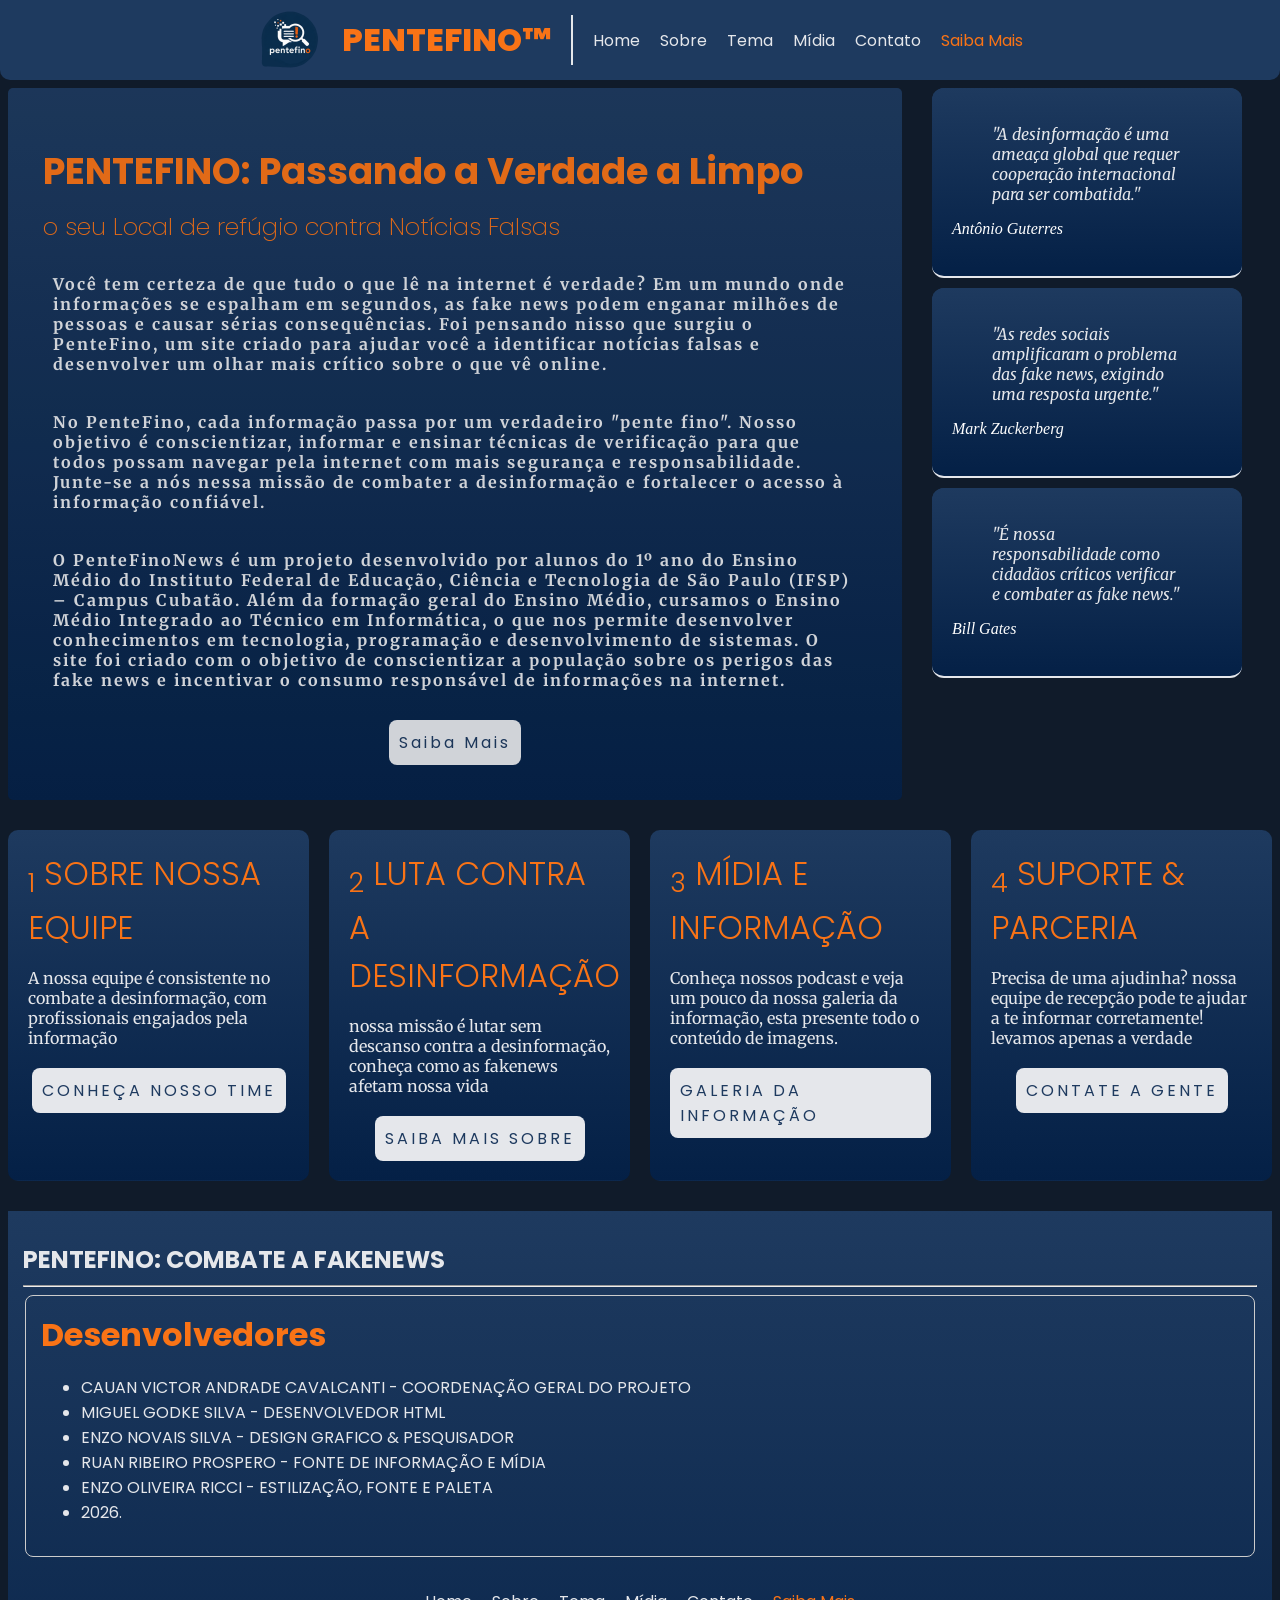
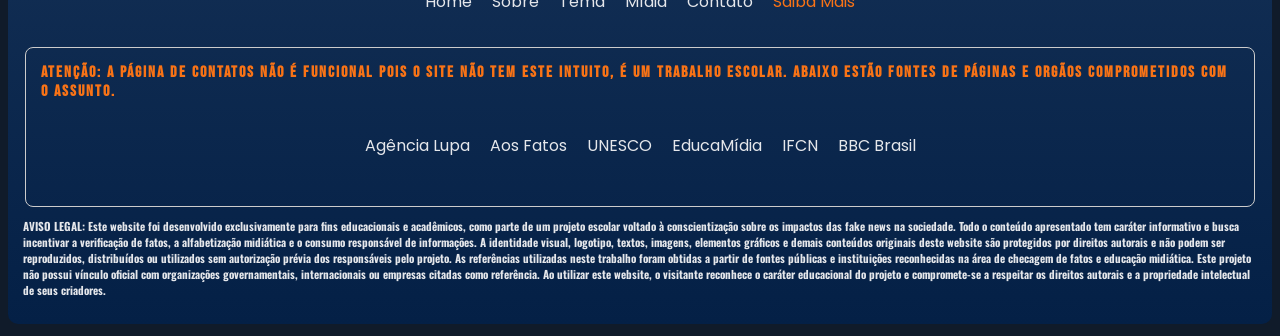
<file: index.html>
<!DOCTYPE html>
<html lang="pt-br">
<head>
    <meta charset="UTF-8">
    <meta name="viewport" content="width=device-width, initial-scale=1.0">
    <title>Pentefino Home</title>
    <!-- FAVICON-->
    <link rel="icon" type="image/png" href="imagens/pentefinofav.png">
    <link rel="stylesheet" href="css/style.css">
</head>
<body>
    <header>
        <nav>
            <img src="imagens/pentefinofav.png" alt="LogoTipo Oficial do PenteFino" height="64px" width="64px">
            <h1 class="tituloofc">PENTEFINO&trade;</h1><div class="barra"></div> 
            <a href="index.html">Home</a>
            <a href="sobre.html">Sobre</a>
            <a href="tema.html">Tema</a>
            <a href="midia.html">Mídia</a>
            <a href="contato.html">Contato</a>
            <a href="extra.html" class="importante">Saiba Mais</a>
        </nav>
    </header>
    
    <main>

        <section class="topo">
            
        <section class="hero">
            <h1>PENTEFINO: Passando a Verdade a Limpo</h1>
            <h2 class="subtitlehero">o seu Local de refúgio contra Notícias Falsas</h2>
            <p><b>  Você tem certeza de que tudo o que lê na internet é verdade? Em um mundo onde informações se espalham em segundos, as fake news podem enganar milhões de pessoas e causar sérias consequências. Foi pensando nisso que surgiu o PenteFino, um site criado para ajudar você a identificar notícias falsas e desenvolver um olhar mais crítico sobre o que vê online.
            </p>
            <br>
            <p> No PenteFino, cada informação passa por um verdadeiro "pente fino". Nosso objetivo é conscientizar, informar e ensinar técnicas de verificação para que todos possam navegar pela internet com mais segurança e responsabilidade. Junte-se a nós nessa missão de combater a desinformação e fortalecer o acesso à informação confiável.</b></p>
            <br>
            <p><b>O PenteFinoNews é um projeto desenvolvido por alunos do 1º ano do Ensino Médio do Instituto Federal de Educação, Ciência e Tecnologia de São Paulo (IFSP) – Campus Cubatão. Além da formação geral do Ensino Médio, cursamos o Ensino Médio Integrado ao Técnico em Informática, o que nos permite desenvolver conhecimentos em tecnologia, programação e desenvolvimento de sistemas. O site foi criado com o objetivo de conscientizar a população sobre os perigos das fake news e incentivar o consumo responsável de informações na internet.</b></p>


            <a href="tema.html" class="cta">Saiba Mais</a>
        </section>




        <aside class="informacaoindex">

            <article class="prop"  id="citação1">
                <blockquote>
                "A desinformação é uma ameaça global que requer cooperação internacional para ser combatida."
                </blockquote>
            <cite>Antônio Guterres</cite>
            </article>

            <article class="prop" id="citação2">
                <blockquote >
                "As redes sociais amplificaram o problema das fake news, exigindo uma resposta urgente."
                </blockquote>
            <cite>Mark Zuckerberg</cite>
            </article>

            <article class="prop" id="citação3">
                <blockquote >
                "É nossa responsabilidade como cidadãos críticos verificar e combater as fake news."
                </blockquote> 
            <cite>Bill Gates</cite></article>

        </aside>

        </section>


        <!-- CARDS COM HOVER INFORMÁTIVO -->
        <section class="destaques">

            <article class="cards">
                <h3><sub>1</sub> SOBRE NOSSA EQUIPE</h3>
                <p>A nossa equipe é consistente no combate a desinformação, com profissionais engajados pela informação </p>
                <a href="sobre.html" class="cta">CONHEÇA NOSSO TIME</a>
            </article>
            <article class="cards">
                <h3><sub>2</sub> LUTA CONTRA A DESINFORMAÇÃO</h3>
                <p>nossa missão é lutar sem descanso contra a desinformação, conheça como as fakenews afetam nossa vida</p>
                <a href="tema.html" class="cta">SAIBA MAIS SOBRE</a>
            </article>
            <article class="cards">
                <h3><sub>3</sub> MÍDIA E INFORMAÇÃO</h3>
                <p>Conheça nossos podcast e veja um pouco da nossa galeria da informação, esta presente todo o conteúdo de imagens.</p>
                <a href="midia.html" class="cta">GALERIA DA INFORMAÇÃO</a>
            </article>
            <article class="cards">
                <h3><sub>4</sub> SUPORTE & PARCERIA</h3>
                <p>Precisa de uma ajudinha? nossa equipe de recepção pode te ajudar a te informar corretamente! levamos apenas a verdade</p>
                <a href="contato.html" class="cta">CONTATE A GENTE</a>
            </article>

        </section>



    </main>

    <footer class=>
        <p class="creditos">
        <h2>PENTEFINO: COMBATE A FAKENEWS</h2>
        <hr>
        <fieldset>
        <h3>Desenvolvedores</h3>
        <ul> <li>CAUAN VICTOR ANDRADE CAVALCANTI - COORDENAÇÃO GERAL DO PROJETO</li> <li>MIGUEL GODKE SILVA - DESENVOLVEDOR HTML</li> <li>ENZO NOVAIS SILVA - DESIGN GRAFICO & PESQUISADOR</li> <li>RUAN RIBEIRO PROSPERO - FONTE DE INFORMAÇÃO E MÍDIA</li> <li>ENZO OLIVEIRA RICCI - ESTILIZAÇÃO, FONTE E PALETA</li> <li>2026.</li> </ul>
        </fieldset>
        <div class="containerfooter">
            <a href="index.html">Home</a>
            <a href="sobre.html">Sobre</a>
            <a href="tema.html">Tema</a>    
            <a href="midia.html">Mídia</a>
            <a href="contato.html">Contato</a>
            <a href="extra.html" class="importante">Saiba Mais</a>
        </div>
        <fieldset>
            <h4>ATENÇÃO: a página de CONTATOS não é Funcional pois o Site não tem este intuito, é um trabalho Escolar. Abaixo estão Fontes de páginas e orgãos Comprometidos com o Assunto.</h4>
            <div class="containerfooter">


    <a href="https://lupa.uol.com.br/" target="_blank">Agência Lupa</a>

    <a href="https://www.aosfatos.org/" target="_blank">Aos Fatos</a>

    <a href="https://www.unesco.org/" target="_blank">UNESCO</a>

    <a href="https://educamidia.org.br/" target="_blank">EducaMídia</a>

    <a href="https://www.poynter.org/ifcn/" target="_blank">IFCN</a>

    <a href="https://www.bbc.com/portuguese" target="_blank">BBC Brasil</a>

            </div>
        </fieldset>

         <p class="credits"><strong>AVISO LEGAL: Este website foi desenvolvido exclusivamente para fins educacionais e acadêmicos, como parte de um projeto escolar voltado à conscientização sobre os impactos das fake news na sociedade. Todo o conteúdo apresentado tem caráter informativo e busca incentivar a verificação de fatos, a alfabetização midiática e o consumo responsável de informações.

        A identidade visual, logotipo, textos, imagens, elementos gráficos e demais conteúdos originais deste website são protegidos por direitos autorais e não podem ser reproduzidos, distribuídos ou utilizados sem autorização prévia dos responsáveis pelo projeto.

        As referências utilizadas neste trabalho foram obtidas a partir de fontes públicas e instituições reconhecidas na área de checagem de fatos e educação midiática. Este projeto não possui vínculo oficial com organizações governamentais, internacionais ou empresas citadas como referência.

        Ao utilizar este website, o visitante reconhece o caráter educacional do projeto e compromete-se a respeitar os direitos autorais e a propriedade intelectual de seus criadores.</strong></p>
        </footer>

    </body>
</html>
</file>
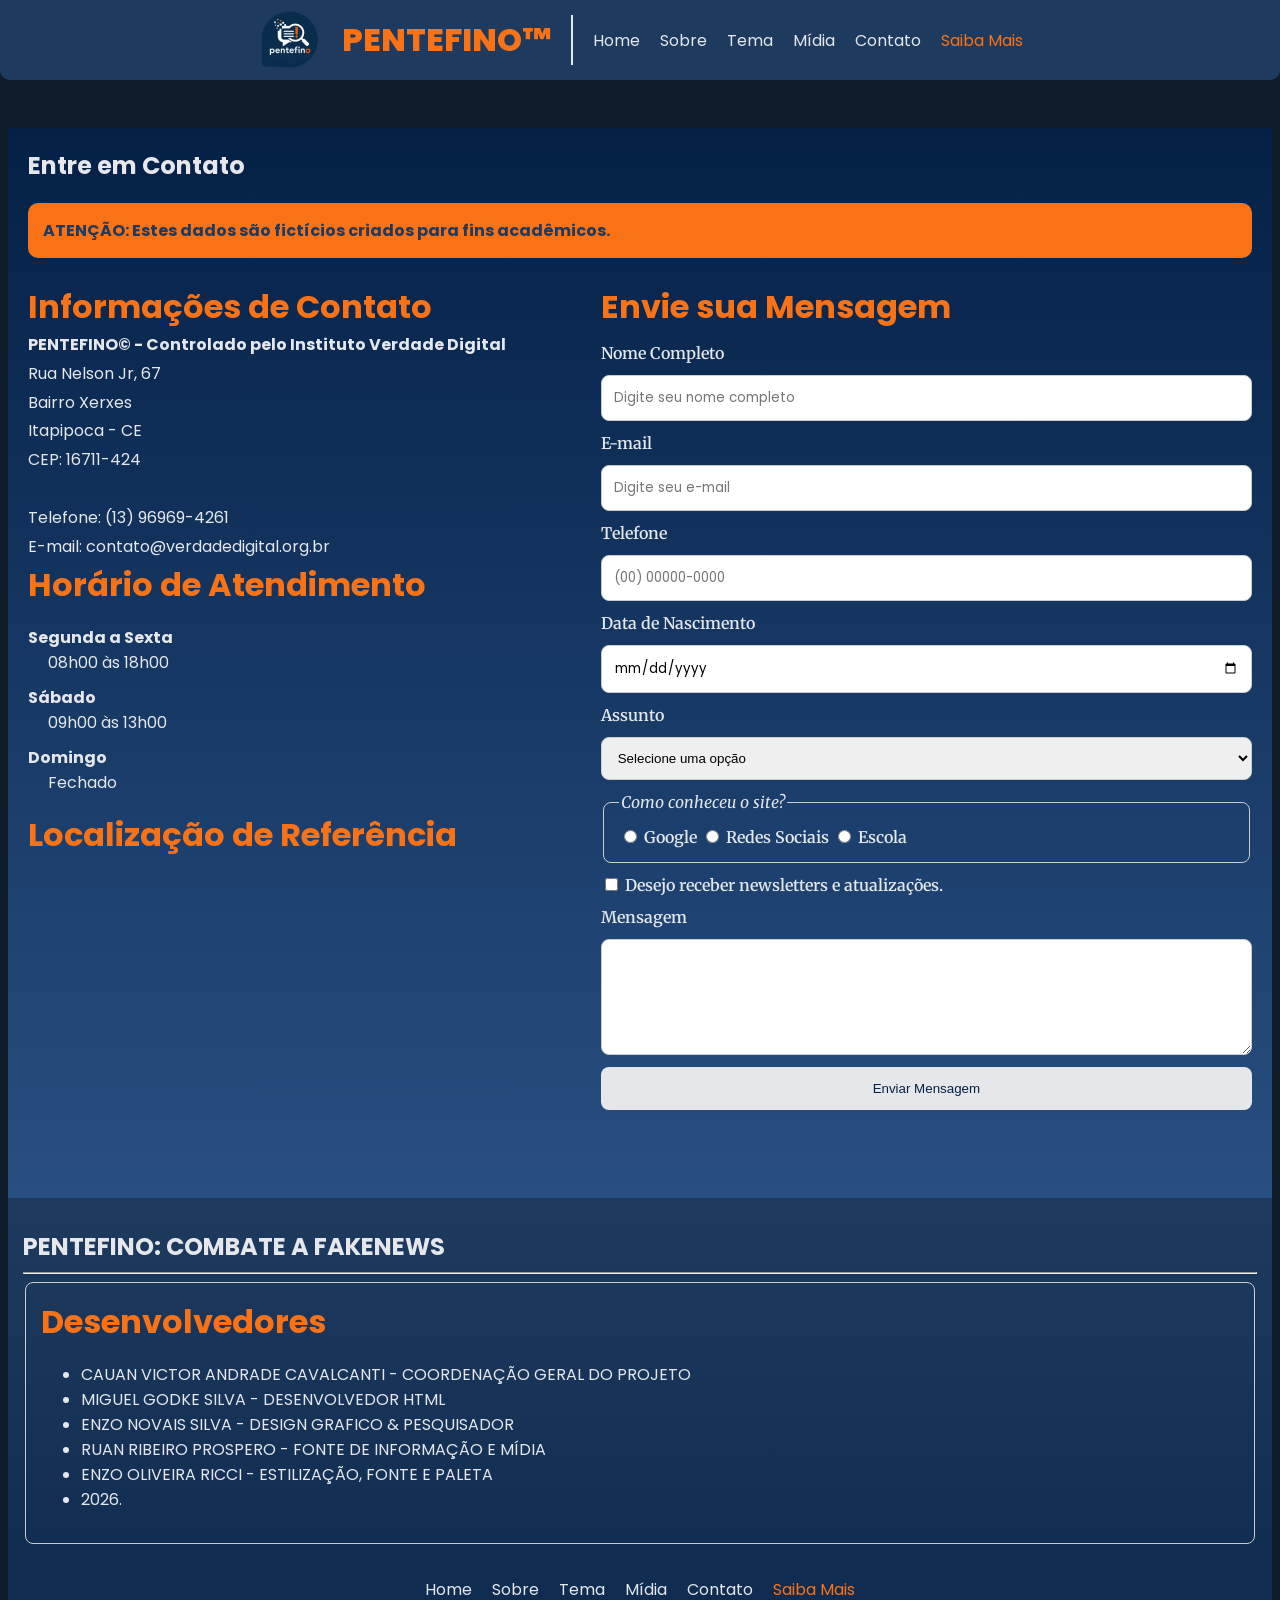
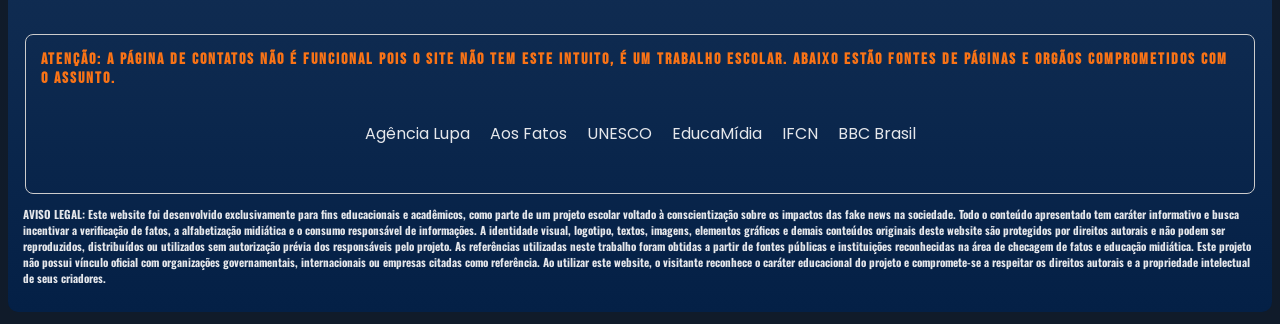
<file: contato.html>
<!DOCTYPE html>
<html lang="pt-br">
<head>
    <meta charset="UTF-8">
    <meta name="viewport" content="width=device-width, initial-scale=1.0">
    <title>PenteFino Contatos</title>
    <!-- FAVICON-->
    <link rel="icon" type="image/png" href="imagens/pentefinofav.png">
    <link rel="stylesheet" href="css/style.css">
</head>
<body>
        <header>
        <nav>
            <img src="imagens/pentefinofav.png" alt="LogoTipo Oficial do PenteFino" height="64px" width="64px">
            <h1 class="tituloofc">PENTEFINO&trade;</h1><div class="barra"></div> 
            <a href="index.html">Home</a>
            <a href="sobre.html">Sobre</a>
            <a href="tema.html">Tema</a>
            <a href="midia.html">Mídia</a>
            <a href="contato.html">Contato</a>
            <a href="extra.html" class="importante">Saiba Mais</a>
        </nav>
    </header>
    
    <main>
        <section id="contato">

        <h2>Entre em Contato</h2>

        <div class="aviso-ficticio">
            <strong>ATENÇÃO:</strong> Estes dados são fictícios criados para fins acadêmicos.
        </div>

        <div class="contato-layout">

            <div class="informacoes">

                <h3>Informações de Contato</h3>

                <address>
                    <strong>PENTEFINO&copy; - Controlado pelo Instituto Verdade Digital</strong><br>
                    Rua Nelson Jr, 67<br>
                    Bairro Xerxes<br>
                    Itapipoca - CE<br>
                    CEP: 16711-424<br><br>

                    Telefone: (13) 96969-4261<br>
                    E-mail: contato@verdadedigital.org.br
                </address>

                <h3>Horário de Atendimento</h3>

                <dl>
                    <dt>Segunda a Sexta</dt>
                    <dd>08h00 às 18h00</dd>

                    <dt>Sábado</dt>
                    <dd>09h00 às 13h00</dd>

                    <dt>Domingo</dt>
                    <dd>Fechado</dd>
                </dl>

                <h3>Localização de Referência</h3>

                <iframe
                    title="Mapa de referência"
                    src="https://www.google.com/maps?q=IFSP+Cubatão&output=embed"
                    loading="lazy"
                    referrerpolicy="no-referrer-when-downgrade">
                </iframe>

            </div>

            <form class="formulario-contato">

                <h3>Envie sua Mensagem</h3>

                <label for="nome">Nome Completo</label>
                <input
                    type="text"
                    id="nome"
                    name="nome"
                    placeholder="Digite seu nome completo"
                    required>

                <label for="email">E-mail</label>
                <input
                    type="email"
                    id="email"
                    name="email"
                    placeholder="Digite seu e-mail"
                    required>

                <label for="telefone">Telefone</label>
                <input
                    type="tel"
                    id="telefone"
                    name="telefone"
                    placeholder="(00) 00000-0000">

                <label for="nascimento">Data de Nascimento</label>
                <input
                    type="date"
                    id="nascimento"
                    name="nascimento"
                    min="1900-01-01"
                    max="2025-12-31">

                <label for="assunto">Assunto</label>
                <select id="assunto" name="assunto" required>
                    <option value="">Selecione uma opção</option>
                    <option>Denúncia</option>
                    <option>Voluntariado</option>
                    <option>Parceria</option>
                    <option>Imprensa</option>
                    <option>Outro</option>
                </select>

                <fieldset>
                    <legend>Como conheceu o site?</legend>

                    <label>
                        <input type="radio" name="origem" value="google">
                        Google
                    </label>

                    <label>
                        <input type="radio" name="origem" value="redes">
                        Redes Sociais
                    </label>

                    <label>
                        <input type="radio" name="origem" value="escola">
                        Escola
                    </label>
                </fieldset>

                <label class="checkbox">
                    <input type="checkbox" name="newsletter">
                    Desejo receber newsletters e atualizações.
                </label>

                <label for="mensagem">Mensagem</label>
                <textarea
                    id="mensagem"
                    name="mensagem"
                    rows="6"
                    placeholder="Digite sua mensagem aqui">
                </textarea>

                <button type="submit">
                    Enviar Mensagem
                </button>

            </form>

        </div>


        </section>

    </main>

    <footer>
        <p class="creditos">
        <h2>PENTEFINO: COMBATE A FAKENEWS</h2>
        <hr>
        <fieldset>
        <h3>Desenvolvedores</h3>
        <ul> <li>CAUAN VICTOR ANDRADE CAVALCANTI - COORDENAÇÃO GERAL DO PROJETO</li> <li>MIGUEL GODKE SILVA - DESENVOLVEDOR HTML</li> <li>ENZO NOVAIS SILVA - DESIGN GRAFICO & PESQUISADOR</li> <li>RUAN RIBEIRO PROSPERO - FONTE DE INFORMAÇÃO E MÍDIA</li> <li>ENZO OLIVEIRA RICCI - ESTILIZAÇÃO, FONTE E PALETA</li> <li>2026.</li> </ul>
        </fieldset>
        <div class="containerfooter">
            <a href="index.html">Home</a>
            <a href="sobre.html">Sobre</a>
            <a href="tema.html">Tema</a>
            <a href="midia.html">Mídia</a>
            <a href="contato.html">Contato</a>
            <a href="extra.html" class="importante">Saiba Mais</a>
        </div>
        <fieldset>
            <h4>ATENÇÃO: a página de CONTATOS não é Funcional pois o Site não tem este intuito, é um trabalho Escolar. Abaixo estão Fontes de páginas e orgãos Comprometidos com o Assunto.</h4>
            <div class="containerfooter">


    <a href="https://lupa.uol.com.br/" target="_blank">Agência Lupa</a>

    <a href="https://www.aosfatos.org/" target="_blank">Aos Fatos</a>

    <a href="https://www.unesco.org/" target="_blank">UNESCO</a>

    <a href="https://educamidia.org.br/" target="_blank">EducaMídia</a>

    <a href="https://www.poynter.org/ifcn/" target="_blank">IFCN</a>

    <a href="https://www.bbc.com/portuguese" target="_blank">BBC Brasil</a>

            </div>
        </fieldset>

         <p class="credits"><strong>AVISO LEGAL: Este website foi desenvolvido exclusivamente para fins educacionais e acadêmicos, como parte de um projeto escolar voltado à conscientização sobre os impactos das fake news na sociedade. Todo o conteúdo apresentado tem caráter informativo e busca incentivar a verificação de fatos, a alfabetização midiática e o consumo responsável de informações.

A identidade visual, logotipo, textos, imagens, elementos gráficos e demais conteúdos originais deste website são protegidos por direitos autorais e não podem ser reproduzidos, distribuídos ou utilizados sem autorização prévia dos responsáveis pelo projeto.

As referências utilizadas neste trabalho foram obtidas a partir de fontes públicas e instituições reconhecidas na área de checagem de fatos e educação midiática. Este projeto não possui vínculo oficial com organizações governamentais, internacionais ou empresas citadas como referência.

Ao utilizar este website, o visitante reconhece o caráter educacional do projeto e compromete-se a respeitar os direitos autorais e a propriedade intelectual de seus criadores.
</strong></p>
    </footer>
</body>
</html>
</file>
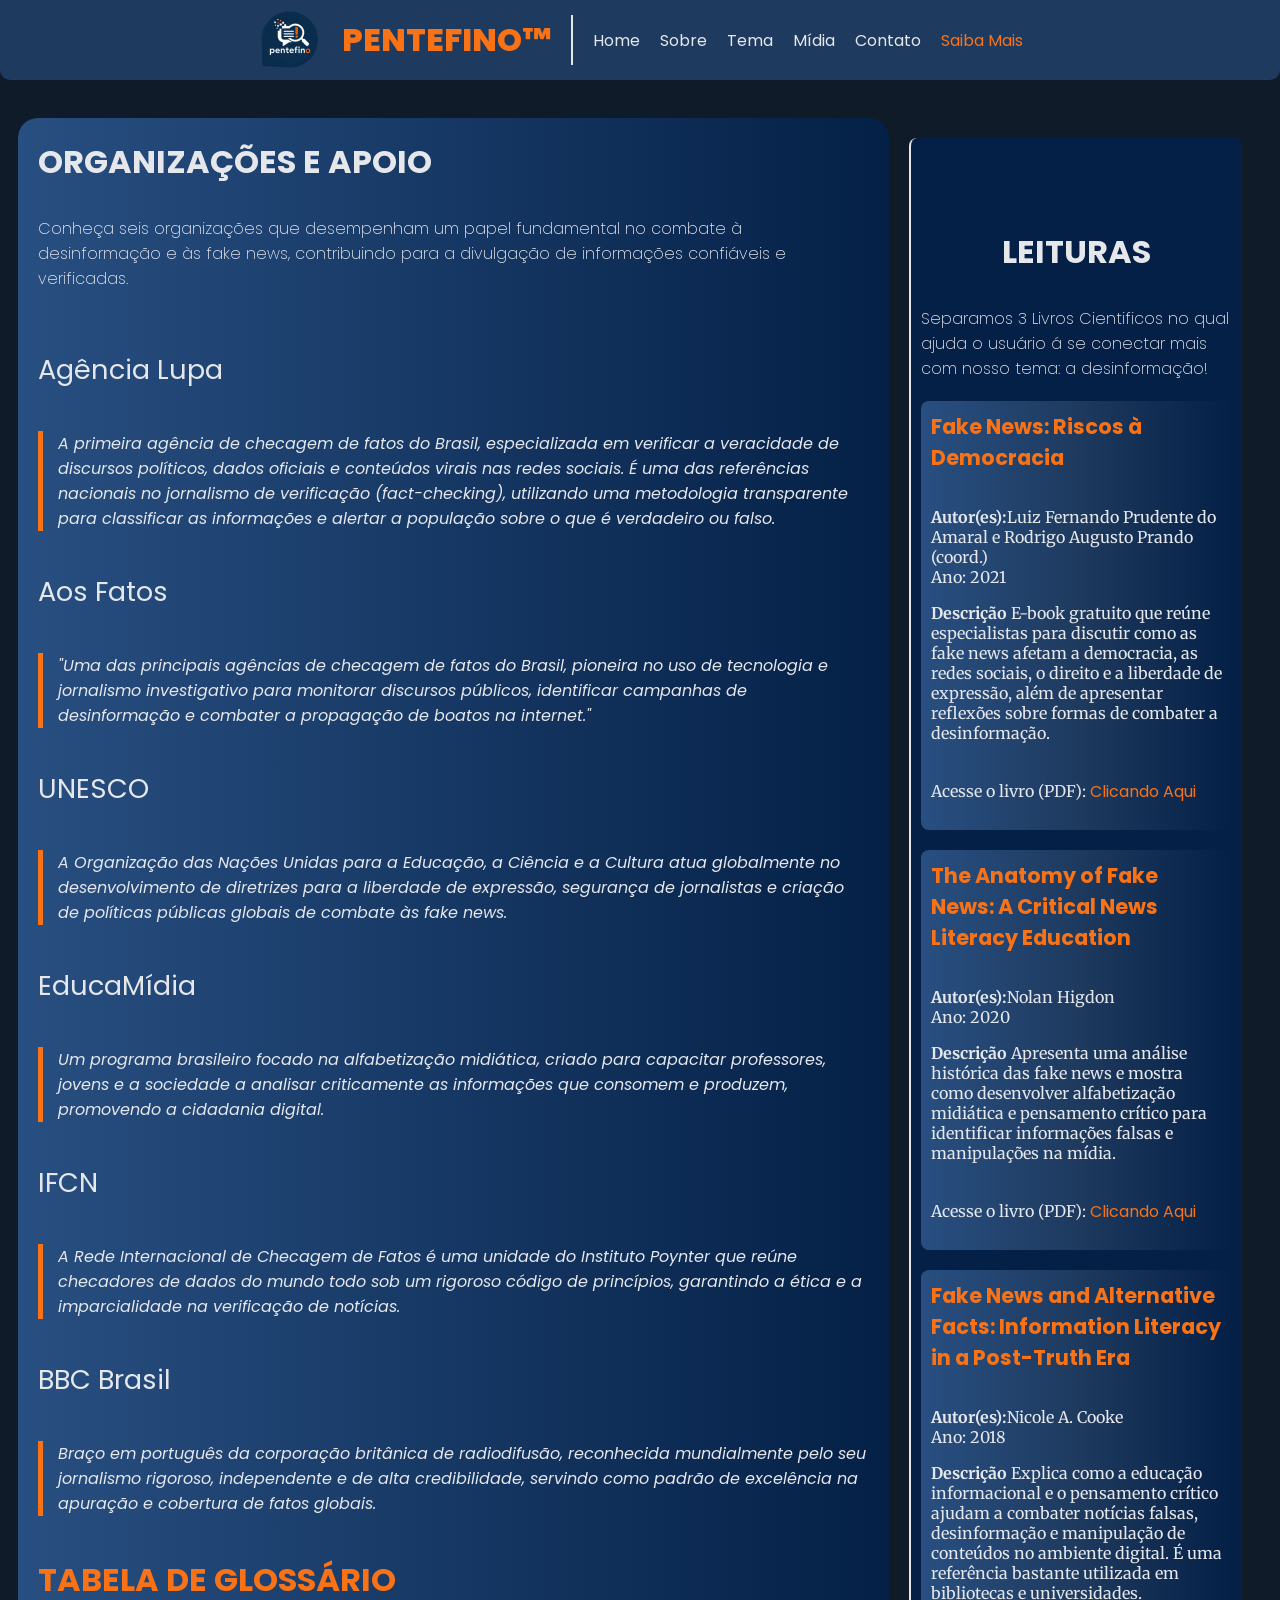
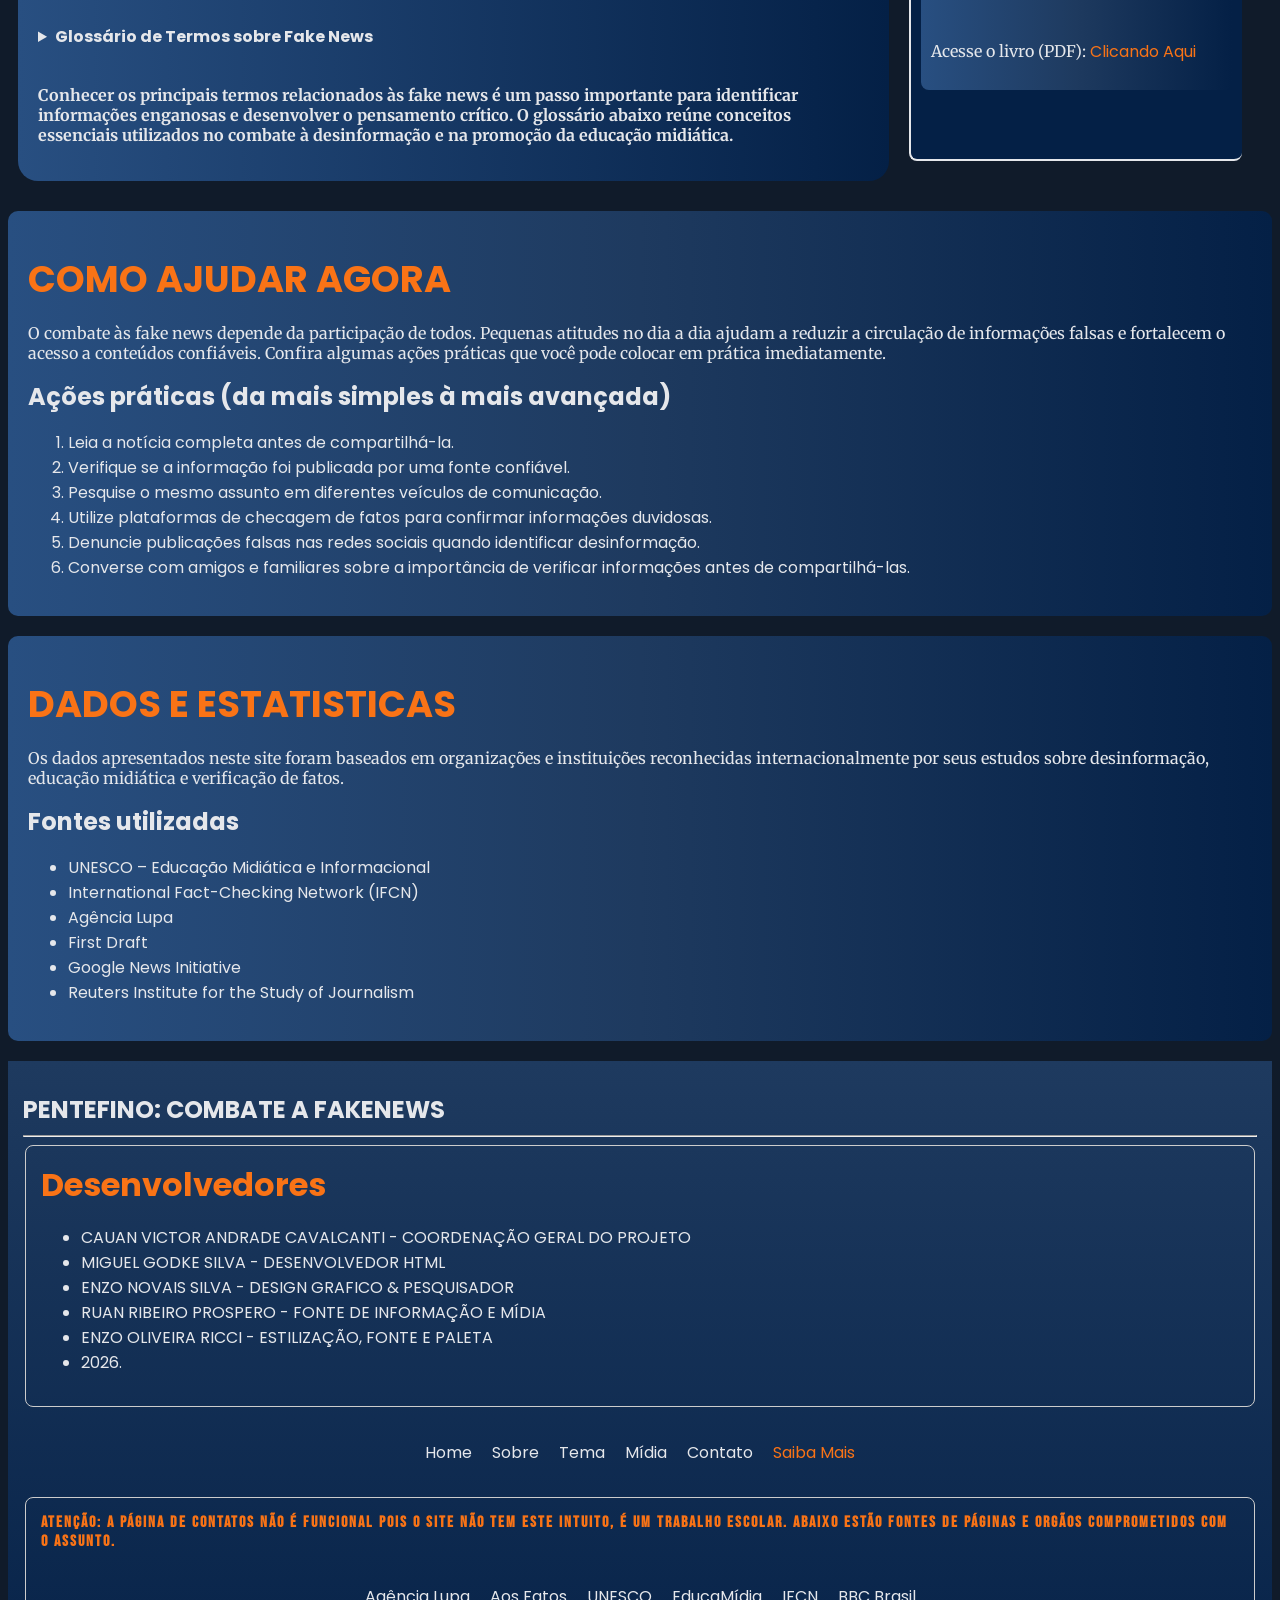
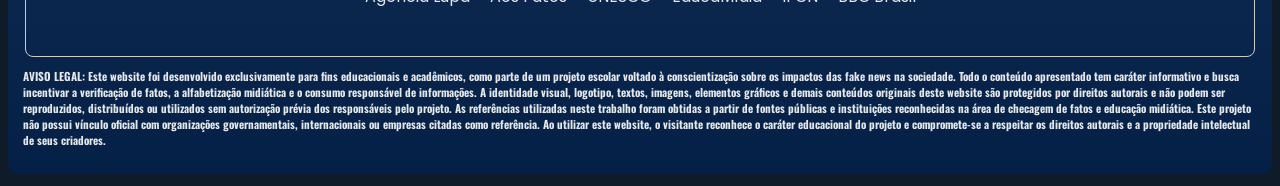
<file: extra.html>
<!DOCTYPE html>
<html lang="pt-br">
<head>
    <meta charset="UTF-8">
    <meta name="viewport" content="width=device-width, initial-scale=1.0">
    <title>PenteFino</title>
    <!-- FAVICON-->
    <link rel="icon" type="image/png" href="imagens/pentefinofav.png">
    <link rel="stylesheet" href="css/style.css">
</head>
<body>
        <header>
        <nav>
            <img src="imagens/pentefinofav.png" alt="LogoTipo Oficial do PenteFino" height="64px" width="64px">
            <h1 class="tituloofc">PENTEFINO&trade;</h1><div class="barra"></div> 
            <a href="index.html">Home</a>
            <a href="sobre.html">Sobre</a>
            <a href="tema.html">Tema</a>
            <a href="midia.html">Mídia</a>
            <a href="contato.html">Contato</a>
            <a href="extra.html" class="importante">Saiba Mais</a>
        </nav>
    </header>
    
    <main>
        <section class="extrahero">
            <article class="organizacao">
                <h1>ORGANIZAÇÕES E APOIO</h1>
                <h2>Conheça seis organizações que desempenham um papel fundamental no combate à desinformação e às fake news, contribuindo para a divulgação de informações confiáveis e verificadas.</h2>
                <br>
                    <a href="https://lupa.uol.com.br/" target="_blank" rel='noopener noreferrer'>Agência Lupa</a>
                    <blockquote class="blocksobre">A primeira agência de checagem de fatos do Brasil, especializada em verificar a veracidade de discursos políticos, dados oficiais e conteúdos virais nas redes sociais. É uma das referências nacionais no jornalismo de verificação (fact-checking), utilizando uma metodologia transparente para classificar as informações e alertar a população sobre o que é verdadeiro ou falso.</blockquote>

    <a href="https://www.aosfatos.org/" target="_blank" rel='noopener noreferrer'>Aos Fatos</a>

    <blockquote class="blocksobre">"Uma das principais agências de checagem de fatos do Brasil, pioneira no uso de tecnologia e jornalismo investigativo para monitorar discursos públicos, identificar campanhas de desinformação e combater a propagação de boatos na internet."</blockquote>

    <a href="https://www.unesco.org/" target="_blank" rel='noopener noreferrer'>UNESCO</a>

    <blockquote class="blocksobre">A Organização das Nações Unidas para a Educação, a Ciência e a Cultura atua globalmente no desenvolvimento de diretrizes para a liberdade de expressão, segurança de jornalistas e criação de políticas públicas globais de combate às fake news.</blockquote>

    <a href="https://educamidia.org.br/" target="_blank" rel='noopener noreferrer'>EducaMídia</a>

    <blockquote class="blocksobre">Um programa brasileiro focado na alfabetização midiática, criado para capacitar professores, jovens e a sociedade a analisar criticamente as informações que consomem e produzem, promovendo a cidadania digital.</blockquote>

    <a href="https://www.poynter.org/ifcn/" target="_blank" rel='noopener noreferrer'>IFCN</a>

    <blockquote class="blocksobre">A Rede Internacional de Checagem de Fatos é uma unidade do Instituto Poynter que reúne checadores de dados do mundo todo sob um rigoroso código de princípios, garantindo a ética e a imparcialidade na verificação de notícias.</blockquote>

    <a href="https://www.bbc.com/portuguese" target="_blank" rel='noopener noreferrer'>BBC Brasil</a>
    <blockquote class="blocksobre">Braço em português da corporação britânica de radiodifusão, reconhecida mundialmente pelo seu jornalismo rigoroso, independente e de alta credibilidade, servindo como padrão de excelência na apuração e cobertura de fatos globais.</blockquote>
                <h3>TABELA DE GLOSSÁRIO</h3>
                <details>
    <summary><strong>Glossário de Termos sobre Fake News</strong></summary>

    <table>
        <thead>
            <tr>
                <th>Termo</th>
                <th>Definição</th>
                <th>Fonte de Referência</th>
            </tr>
        </thead>

        <tbody>
            <tr>
                <td>Fake News</td>
                <td>Informações falsas ou enganosas divulgadas como se fossem verdadeiras.</td>
                <td>UNESCO</td>
            </tr>

            <tr>
                <td>Desinformação</td>
                <td>Conteúdo falso criado e compartilhado intencionalmente para enganar.</td>
                <td>UNESCO</td>
            </tr>

            <tr>
                <td>Misinformação</td>
                <td>Informação incorreta compartilhada sem intenção de causar dano.</td>
                <td>UNESCO</td>
            </tr>

            <tr>
                <td>Fact-checking</td>
                <td>Processo de verificar a veracidade de informações divulgadas.</td>
                <td>Agência Lupa</td>
            </tr>

            <tr>
                <td>Deepfake</td>
                <td>Imagem, áudio ou vídeo criado com inteligência artificial para imitar pessoas.</td>
                <td>Microsoft</td>
            </tr>

            <tr>
                <td>Clickbait</td>
                <td>Título chamativo criado para atrair cliques, muitas vezes exagerando ou distorcendo o conteúdo.</td>
                <td>Google Safety Center</td>
            </tr>

            <tr>
                <td>Algoritmo</td>
                <td>Conjunto de regras utilizado por plataformas digitais para recomendar conteúdos aos usuários.</td>
                <td>Google</td>
            </tr>

            <tr>
                <td>Fonte Confiável</td>
                <td>Instituição ou veículo reconhecido por seguir critérios de verificação e transparência na divulgação de informações.</td>
                <td>UNESCO</td>
            </tr>
        </tbody>
    </table>
</details>
<p><b>Conhecer os principais termos relacionados às fake news é um passo importante para identificar informações enganosas e desenvolver o pensamento crítico. O glossário abaixo reúne conceitos essenciais utilizados no combate à desinformação e na promoção da educação midiática.</b></p>
            </article>
            <aside class="tabel">
                <div class="containerleitura">
                    <h1>LEITURAS</h1>
                    <h2>Separamos 3 Livros Cientificos no qual ajuda o usuário á se conectar mais com nosso tema: a desinformação!</h2>
                    <div class="cardsdeinfo">
                        <h3>Fake News: Riscos à Democracia</h3>
                        <br>
                        <p>
                            <b>Autor(es):</b>Luiz Fernando Prudente do Amaral e Rodrigo Augusto Prando (coord.) <br>
                            Ano: 2021
                            <br>
                        </p>
                        <p>
                            <b>Descrição</b>
                            E-book gratuito que reúne especialistas para discutir como as fake news afetam a democracia, as redes sociais, o direito e a liberdade de expressão, além de apresentar reflexões sobre formas de combater a desinformação.
                        </p>
                        <p>
                            <br>
                            Acesse o livro (PDF): <a href="https://iasp.org.br/produto/ebook-fake-news/" target="_blank" rel='noopener noreferrer' >Clicando Aqui</a>
                        </p>
                    </div>
                    <div class="cardsdeinfo">
                        <h3>The Anatomy of Fake News: A Critical News Literacy Education</h3>
                        <br>
                        <p>
                            <b>Autor(es):</b>Nolan Higdon <br>
                            Ano: 2020
                            <br>
                        </p>
                        <p>
                            <b>Descrição</b>
                            Apresenta uma análise histórica das fake news e mostra como desenvolver alfabetização midiática e pensamento crítico para identificar informações falsas e manipulações na mídia.
                        </p>
                        <p>
                            <br>
                            Acesse o livro (PDF): <a href="https://www.ucpress.edu/books/the-anatomy-of-fake-news/" target="_blank" rel='noopener noreferrer' >Clicando Aqui</a>
                        </p>
                    </div>
                     <div class="cardsdeinfo">
                        <h3>Fake News and Alternative Facts: Information Literacy in a Post-Truth Era</h3>
                        <br>
                        <p>
                            <b>Autor(es):</b>Nicole A. Cooke<br>
                            Ano: 2018
                            <br>
                        </p>
                        <p>
                            <b>Descrição</b>
                            Explica como a educação informacional e o pensamento crítico ajudam a combater notícias falsas, desinformação e manipulação de conteúdos no ambiente digital. É uma referência bastante utilizada em bibliotecas e universidades.
                        </p>
                        <p>
                            <br>
                            Acesse o livro (PDF): <a href="https://www.bibliovault.org/BV.book.epl?ISBN=9780838917503" target="_blank" rel='noopener noreferrer' >Clicando Aqui</a>
                        </p>
                    </div>
                </div>
            </aside>
        </section>

        <section class="acoes">

            <h1>COMO AJUDAR AGORA</h1>

            <p>
                O combate às fake news depende da participação de todos. Pequenas atitudes no
                dia a dia ajudam a reduzir a circulação de informações falsas e fortalecem
                o acesso a conteúdos confiáveis. Confira algumas ações práticas que você
                pode colocar em prática imediatamente.
            </p>

            <h2>Ações práticas (da mais simples à mais avançada)</h2>

            <ol>
                <li>Leia a notícia completa antes de compartilhá-la.</li>

                <li>Verifique se a informação foi publicada por uma fonte confiável.</li>

                <li>Pesquise o mesmo assunto em diferentes veículos de comunicação.</li>

                <li>Utilize plataformas de checagem de fatos para confirmar informações duvidosas.</li>

                <li>Denuncie publicações falsas nas redes sociais quando identificar desinformação.</li>

                <li>Converse com amigos e familiares sobre a importância de verificar informações antes de compartilhá-las.</li>
            </ol>

</section>

<section class="estatisticas">

    <h1>DADOS E ESTATISTICAS</h1>

    <p>
        Os dados apresentados neste site foram baseados em organizações e instituições
        reconhecidas internacionalmente por seus estudos sobre desinformação,
        educação midiática e verificação de fatos.
    </p>

    <h2>Fontes utilizadas</h2>

    <ul>
        <li>
            <a href="https://unesco.org" target="_blank">
                UNESCO – Educação Midiática e Informacional
            </a>
        </li>

        <li>
            <a href="https://www.poynter.org/ifcn/" target="_blank">
                International Fact-Checking Network (IFCN)
            </a>
        </li>

        <li>
            <a href="https://lupa.uol.com.br/" target="_blank">
                Agência Lupa
            </a>
        </li>

        <li>
            <a href="https://firstdraftnews.org/" target="_blank">
                First Draft
            </a>
        </li>

        <li>
            <a href="https://newsinitiative.withgoogle.com/" target="_blank">
                Google News Initiative
            </a>
        </li>

        <li>
            <a href="https://reutersinstitute.politics.ox.ac.uk/" target="_blank">
                Reuters Institute for the Study of Journalism
            </a>
        </li>
    </ul>

</section>


    </main>

    <footer>
        <p class="creditos">
        <h2>PENTEFINO: COMBATE A FAKENEWS</h2>
        <hr>
        <fieldset>
        <h3>Desenvolvedores</h3>
        <ul> <li>CAUAN VICTOR ANDRADE CAVALCANTI - COORDENAÇÃO GERAL DO PROJETO</li> <li>MIGUEL GODKE SILVA - DESENVOLVEDOR HTML</li> <li>ENZO NOVAIS SILVA - DESIGN GRAFICO & PESQUISADOR</li> <li>RUAN RIBEIRO PROSPERO - FONTE DE INFORMAÇÃO E MÍDIA</li> <li>ENZO OLIVEIRA RICCI - ESTILIZAÇÃO, FONTE E PALETA</li> <li>2026.</li> </ul>
        </fieldset>
        <div class="containerfooter">
            <a href="index.html">Home</a>
            <a href="sobre.html">Sobre</a>
            <a href="tema.html">Tema</a>
            <a href="midia.html">Mídia</a>
            <a href="contato.html">Contato</a>
            <a href="extra.html" class="importante">Saiba Mais</a>
        </div>
        <fieldset>
            <h4>ATENÇÃO: a página de CONTATOS não é Funcional pois o Site não tem este intuito, é um trabalho Escolar. Abaixo estão Fontes de páginas e orgãos Comprometidos com o Assunto.</h4>
            <div class="containerfooter">


    <a href="https://lupa.uol.com.br/" target="_blank">Agência Lupa</a>

    <a href="https://www.aosfatos.org/" target="_blank">Aos Fatos</a>

    <a href="https://www.unesco.org/" target="_blank">UNESCO</a>

    <a href="https://educamidia.org.br/" target="_blank">EducaMídia</a>

    <a href="https://www.poynter.org/ifcn/" target="_blank">IFCN</a>

    <a href="https://www.bbc.com/portuguese" target="_blank">BBC Brasil</a>

            </div>
        </fieldset>

         <p class="credits"><strong>AVISO LEGAL: Este website foi desenvolvido exclusivamente para fins educacionais e acadêmicos, como parte de um projeto escolar voltado à conscientização sobre os impactos das fake news na sociedade. Todo o conteúdo apresentado tem caráter informativo e busca incentivar a verificação de fatos, a alfabetização midiática e o consumo responsável de informações.

A identidade visual, logotipo, textos, imagens, elementos gráficos e demais conteúdos originais deste website são protegidos por direitos autorais e não podem ser reproduzidos, distribuídos ou utilizados sem autorização prévia dos responsáveis pelo projeto.

As referências utilizadas neste trabalho foram obtidas a partir de fontes públicas e instituições reconhecidas na área de checagem de fatos e educação midiática. Este projeto não possui vínculo oficial com organizações governamentais, internacionais ou empresas citadas como referência.

Ao utilizar este website, o visitante reconhece o caráter educacional do projeto e compromete-se a respeitar os direitos autorais e a propriedade intelectual de seus criadores.
</strong></p>
    </footer>
</body>
</html>
</file>
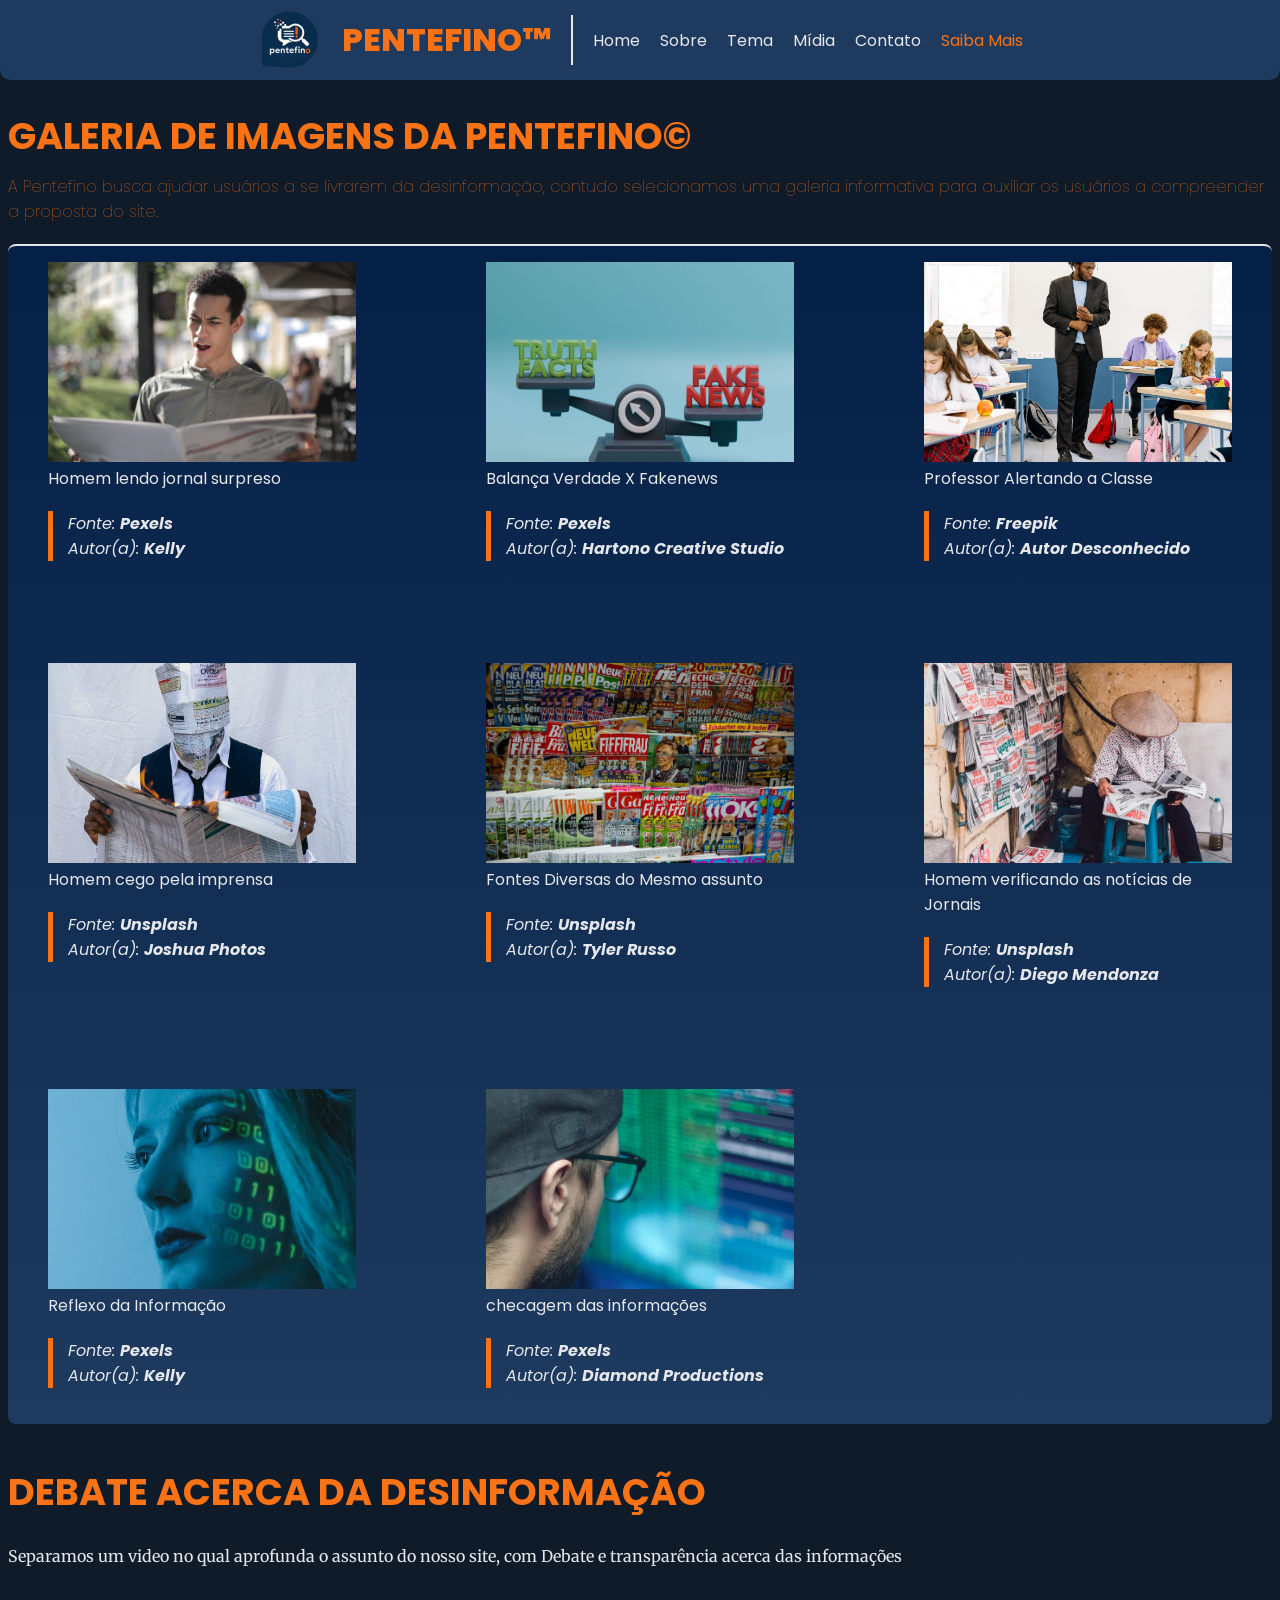
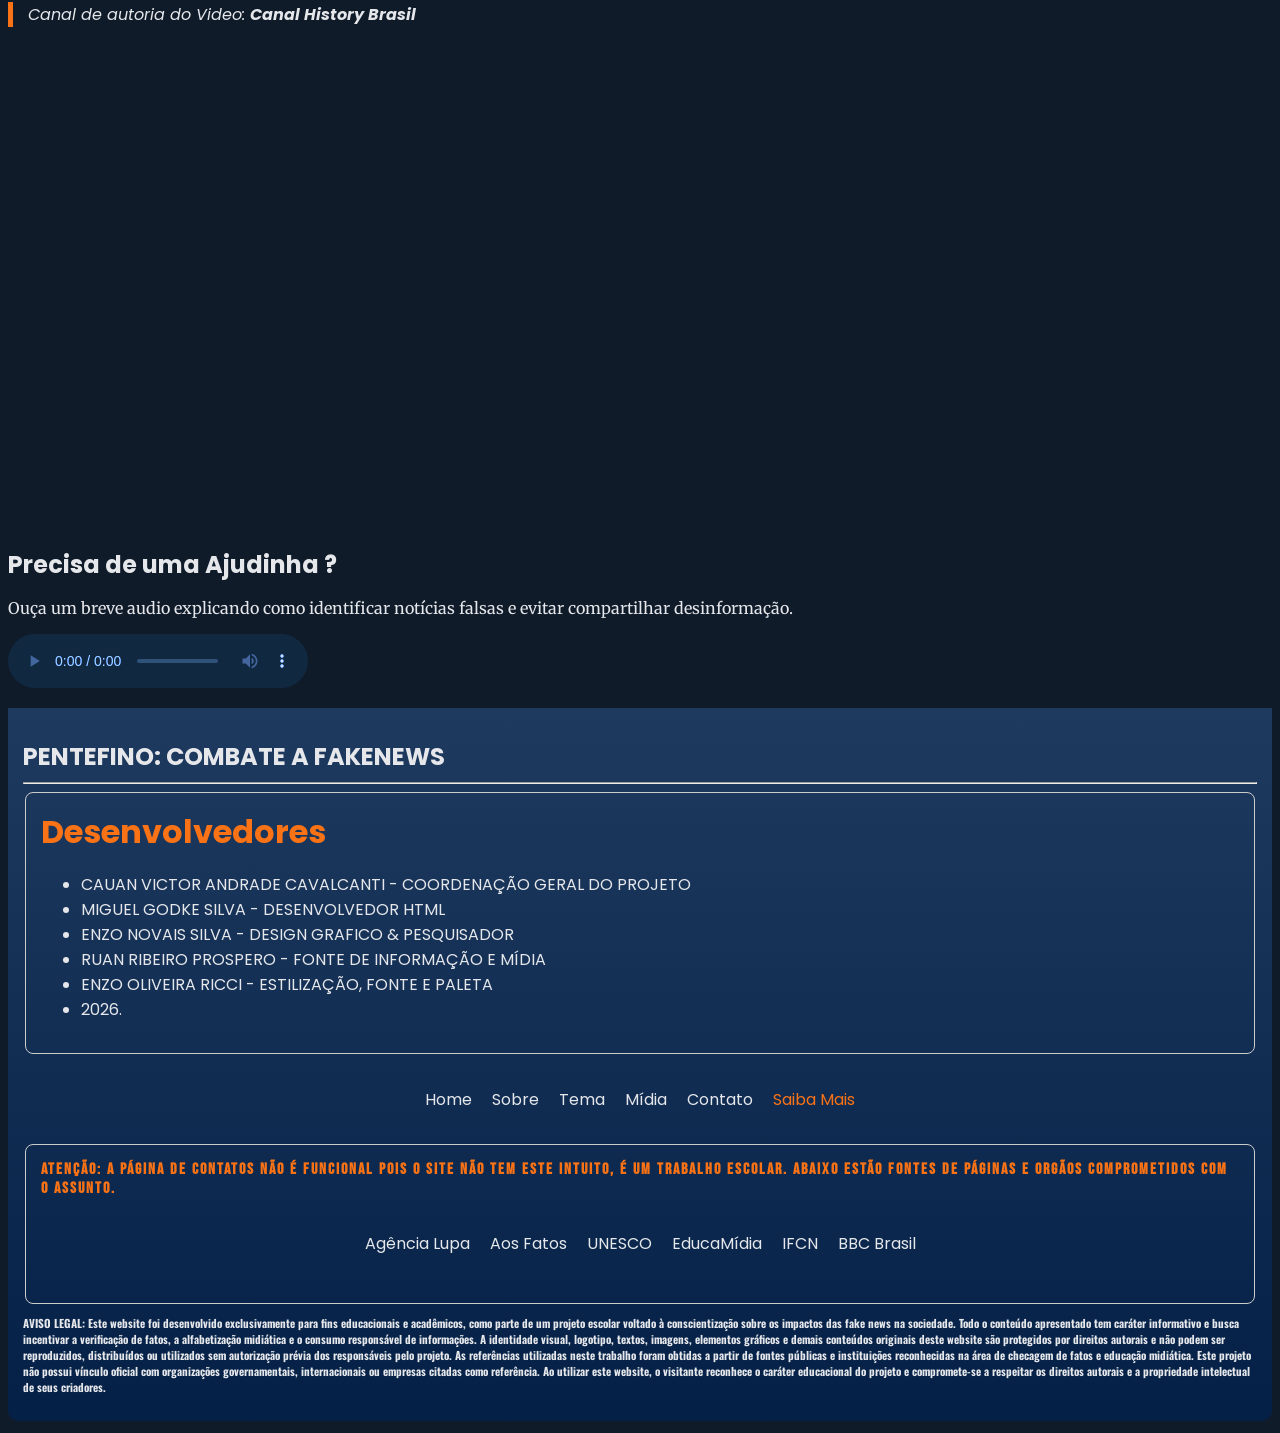
<file: midia.html>
<!DOCTYPE html>
<html lang="pt-br">
<head>
    <meta charset="UTF-8">
    <meta name="viewport" content="width=device-width, initial-scale=1.0">
    <title>PenteFino Galeria</title>
    <!-- FAVICON-->
    <link rel="icon" type="image/png" href="imagens/pentefinofav.png">
    <link rel="stylesheet" href="css/style.css">
</head>
<body>
        <header>
        <nav>
            <img src="imagens/pentefinofav.png" alt="LogoTipo Oficial do PenteFino" height="64px" width="64px">
            <h1 class="tituloofc">PENTEFINO&trade;</h1><div class="barra"></div> 
            <a href="index.html">Home</a>
            <a href="sobre.html">Sobre</a>
            <a href="tema.html">Tema</a>
            <a href="midia.html">Mídia</a>
            <a href="contato.html">Contato</a>
            <a href="extra.html" class="importante">Saiba Mais</a>
        </nav>
    </header>
    
    <main>
        <h1>GALERIA DE IMAGENS DA PENTEFINO&copy;</h1>
        <h2 class="h2media">A Pentefino busca ajudar usuários a se livrarem da desinformação, contudo selecionamos uma galeria informativa para auxiliar os usuários a compreender a proposta do site.  </h2>
        <div class="galeria">

            <figure>
                <img src="imagens/galeria/broimpressionado.jpg" alt="homem impressionado com uma noticia que está no jornal">
                <figcaption>
                    Homem lendo jornal surpreso
                    <Blockquote class="blocksobre">Fonte: <b>Pexels</b> <br> Autor(a): <b>Kelly</b> </Blockquote>
                </figcaption>
            </figure>
                        <figure>
                <img src="imagens/galeria/balançodainfo.jpg" alt="Balança no qual a esquerda se encontra as notícias verdadeiras e na direita as notícias falsas, na balança as fakenews pesam mais.">
                <figcaption>
                    Balança Verdade X Fakenews
                    <Blockquote class="blocksobre">Fonte: <b>Pexels</b> <br> Autor(a): <b>Hartono Creative Studio</b> </Blockquote>
                </figcaption>
            </figure>
                        <figure>
                <img src="imagens/galeria/broensina.jpg" alt="professor alertando a sala sobre o perigo das fakenews">
                <figcaption>
                    Professor Alertando a Classe
                    <Blockquote class="blocksobre">Fonte: <b>Freepik</b> <br> Autor(a): <b>Autor Desconhecido</b> </Blockquote>
                </figcaption>
            </figure>
                        <figure>
                <img src="imagens/galeria/carapapel.jpg" alt="homem com um jornal no rosto segurando um jornal em chamas">
                <figcaption>
                    Homem cego pela imprensa
                    <Blockquote class="blocksobre">Fonte: <b>Unsplash</b> <br> Autor(a): <b>Joshua Photos</b> </Blockquote>
                </figcaption>
            </figure>
                        <figure>
                <img src="imagens/galeria/imprensa.jpg" alt="uma bancada um jornais">
                <figcaption>
                    Fontes Diversas do Mesmo assunto
                    <Blockquote class="blocksobre">Fonte: <b>Unsplash</b> <br> Autor(a): <b>Tyler Russo</b> </Blockquote>
                </figcaption>
            </figure>
            <figure>
                <img src="imagens/galeria/mortalkobatbro.jpg" alt="senhor sentado lendo um jornal enquanto á sua esquerda tem varios esperando sua vez">
                <figcaption>
                    Homem verificando as notícias de Jornais
                    <Blockquote class="blocksobre">Fonte: <b>Unsplash</b> <br> Autor(a): <b>Diego Mendonza</b> </Blockquote>
                </figcaption>
            </figure>
            <figure>
                <img src="imagens/galeria/muieazul.jpg" alt="mulher no qual em seu reflexo se mostra números binários">
                <figcaption>
                    Reflexo da Informação
                    <Blockquote class="blocksobre">Fonte: <b>Pexels</b> <br> Autor(a): <b>Kelly</b> </Blockquote>
                </figcaption>
            </figure>
            <figure>
                <img src="imagens/galeria/nerdpc.jpg" alt="homem verificando fontes de notícias de um site">
                <figcaption>
                    checagem das informações
                    <Blockquote class="blocksobre">Fonte: <b>Pexels</b> <br> Autor(a): <b>Diamond Productions</b> </Blockquote>
                </figcaption>
            </figure>
        </div>
        <div class="podcast">
            <h1>DEBATE ACERCA DA DESINFORMAÇÃO</h1>
            <p>Separamos um video no qual aprofunda o assunto do nosso site, com Debate e transparência acerca das informações</p>
            <blockquote class="blocksobre">
                Canal de autoria do Video: <b>Canal History Brasil</b>
            </blockquote>
    <iframe
    class="video-container"
    src="https://www.youtube.com/embed/rHUNd_mPM90?si=FB66_l3NdrpdIpOi" 
    title="um Documentario sobre o avanço e influência das fake-news" 
    frameborder="0" 
    allow="accelerometer; autoplay; clipboard-write; encrypted-media; gyroscope; picture-in-picture; web-share" referrerpolicy="strict-origin-when-cross-origin" 
    allowfullscreen>
    </iframe>
    <h2>Precisa de uma Ajudinha ?</h2>

    <p>
        Ouça um breve audio explicando como identificar notícias falsas
        e evitar compartilhar desinformação.
    </p>

    <audio controls>
        <source src="audios/educamidia.m4a" type="audio/mpeg">
        Seu navegador não suporta áudio.
    </audio>
        </div>
    </main>

    <footer>
        <p class="creditos">
        <h2>PENTEFINO: COMBATE A FAKENEWS</h2>
        <hr>
        <fieldset>
        <h3>Desenvolvedores</h3>
        <ul> <li>CAUAN VICTOR ANDRADE CAVALCANTI - COORDENAÇÃO GERAL DO PROJETO</li> <li>MIGUEL GODKE SILVA - DESENVOLVEDOR HTML</li> <li>ENZO NOVAIS SILVA - DESIGN GRAFICO & PESQUISADOR</li> <li>RUAN RIBEIRO PROSPERO - FONTE DE INFORMAÇÃO E MÍDIA</li> <li>ENZO OLIVEIRA RICCI - ESTILIZAÇÃO, FONTE E PALETA</li> <li>2026.</li> </ul>
        </fieldset>
        <div class="containerfooter">
            <a href="index.html">Home</a>
            <a href="sobre.html">Sobre</a>
            <a href="tema.html">Tema</a>
            <a href="midia.html">Mídia</a>
            <a href="contato.html">Contato</a>
            <a href="extra.html" class="importante">Saiba Mais</a>
        </div>
        <fieldset>
            <h4>ATENÇÃO: a página de CONTATOS não é Funcional pois o Site não tem este intuito, é um trabalho Escolar. Abaixo estão Fontes de páginas e orgãos Comprometidos com o Assunto.</h4>
            <div class="containerfooter">


    <a href="https://lupa.uol.com.br/" target="_blank">Agência Lupa</a>

    <a href="https://www.aosfatos.org/" target="_blank">Aos Fatos</a>

    <a href="https://www.unesco.org/" target="_blank">UNESCO</a>

    <a href="https://educamidia.org.br/" target="_blank">EducaMídia</a>

    <a href="https://www.poynter.org/ifcn/" target="_blank">IFCN</a>

    <a href="https://www.bbc.com/portuguese" target="_blank">BBC Brasil</a>

            </div>
        </fieldset>

         <p class="credits"><strong>AVISO LEGAL: Este website foi desenvolvido exclusivamente para fins educacionais e acadêmicos, como parte de um projeto escolar voltado à conscientização sobre os impactos das fake news na sociedade. Todo o conteúdo apresentado tem caráter informativo e busca incentivar a verificação de fatos, a alfabetização midiática e o consumo responsável de informações.

A identidade visual, logotipo, textos, imagens, elementos gráficos e demais conteúdos originais deste website são protegidos por direitos autorais e não podem ser reproduzidos, distribuídos ou utilizados sem autorização prévia dos responsáveis pelo projeto.

As referências utilizadas neste trabalho foram obtidas a partir de fontes públicas e instituições reconhecidas na área de checagem de fatos e educação midiática. Este projeto não possui vínculo oficial com organizações governamentais, internacionais ou empresas citadas como referência.

Ao utilizar este website, o visitante reconhece o caráter educacional do projeto e compromete-se a respeitar os direitos autorais e a propriedade intelectual de seus criadores.
</strong></p>
    </footer>
</body>
</html>
</file>
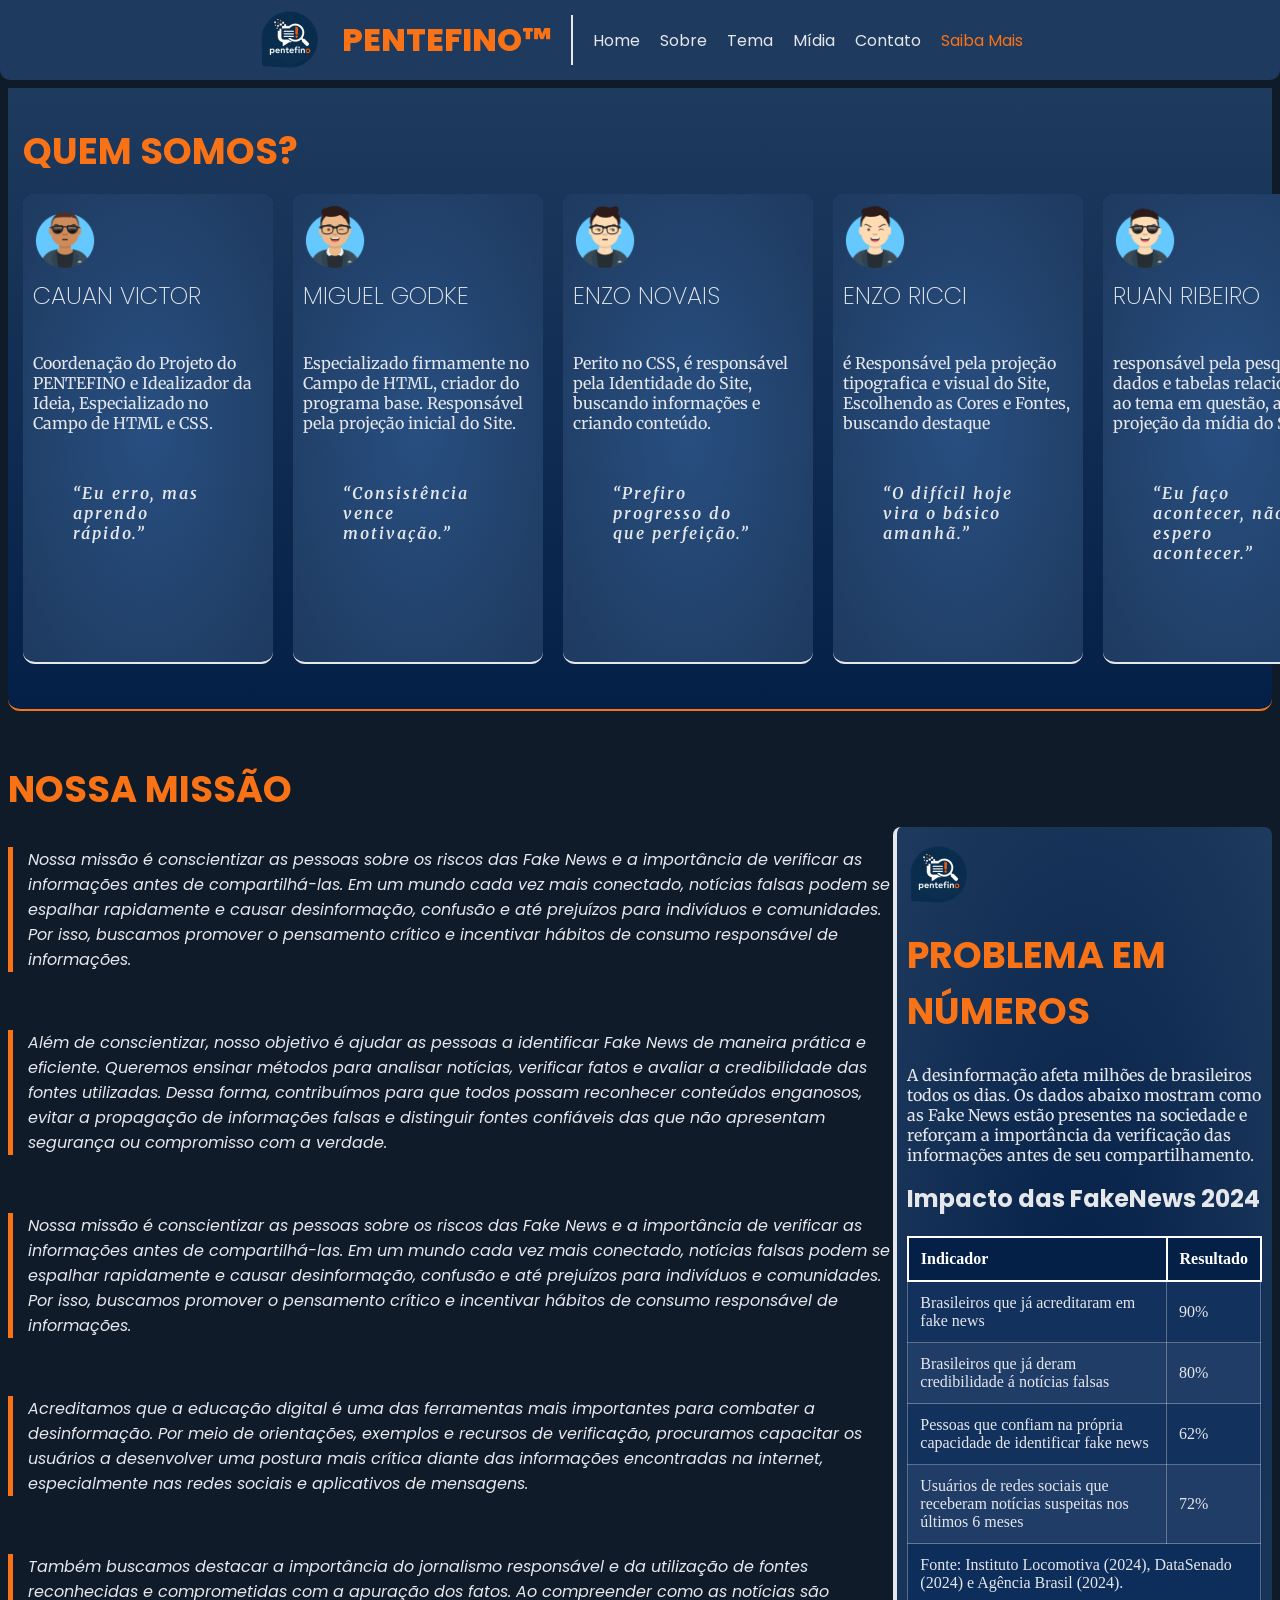
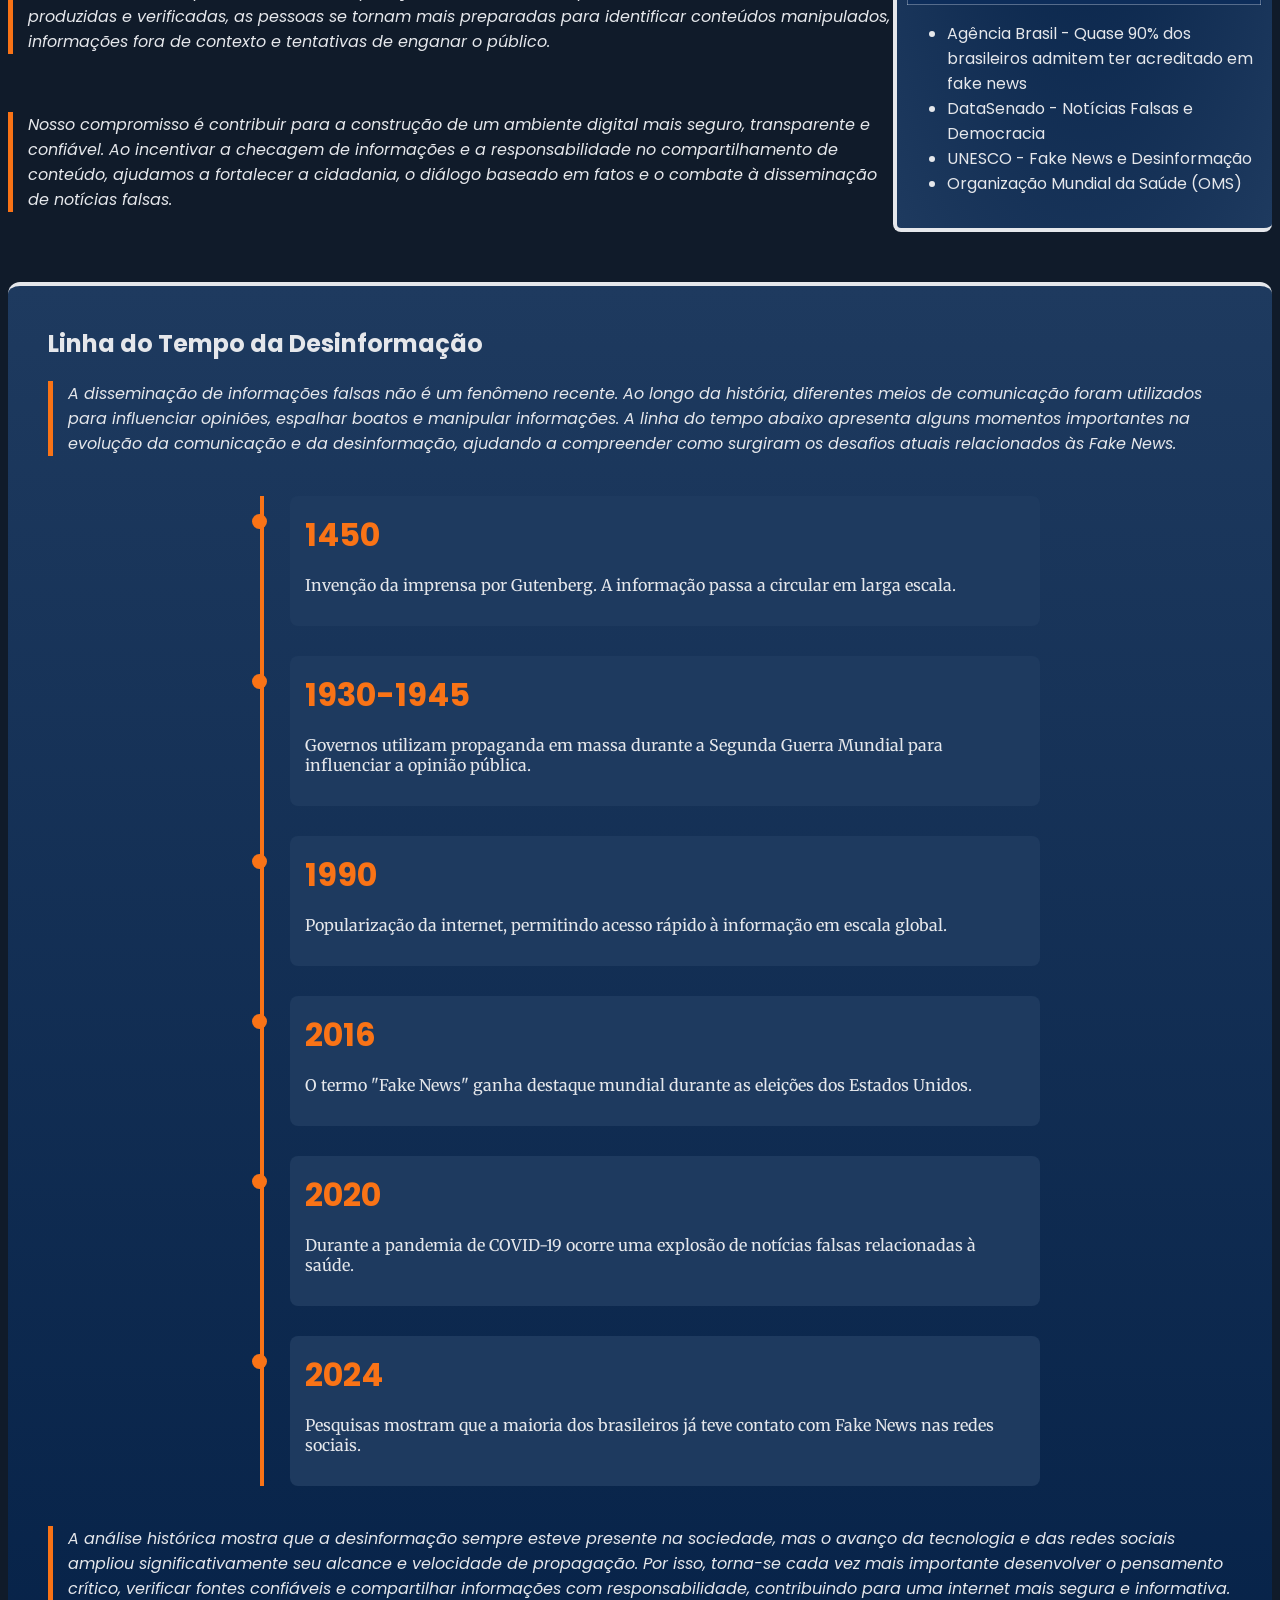
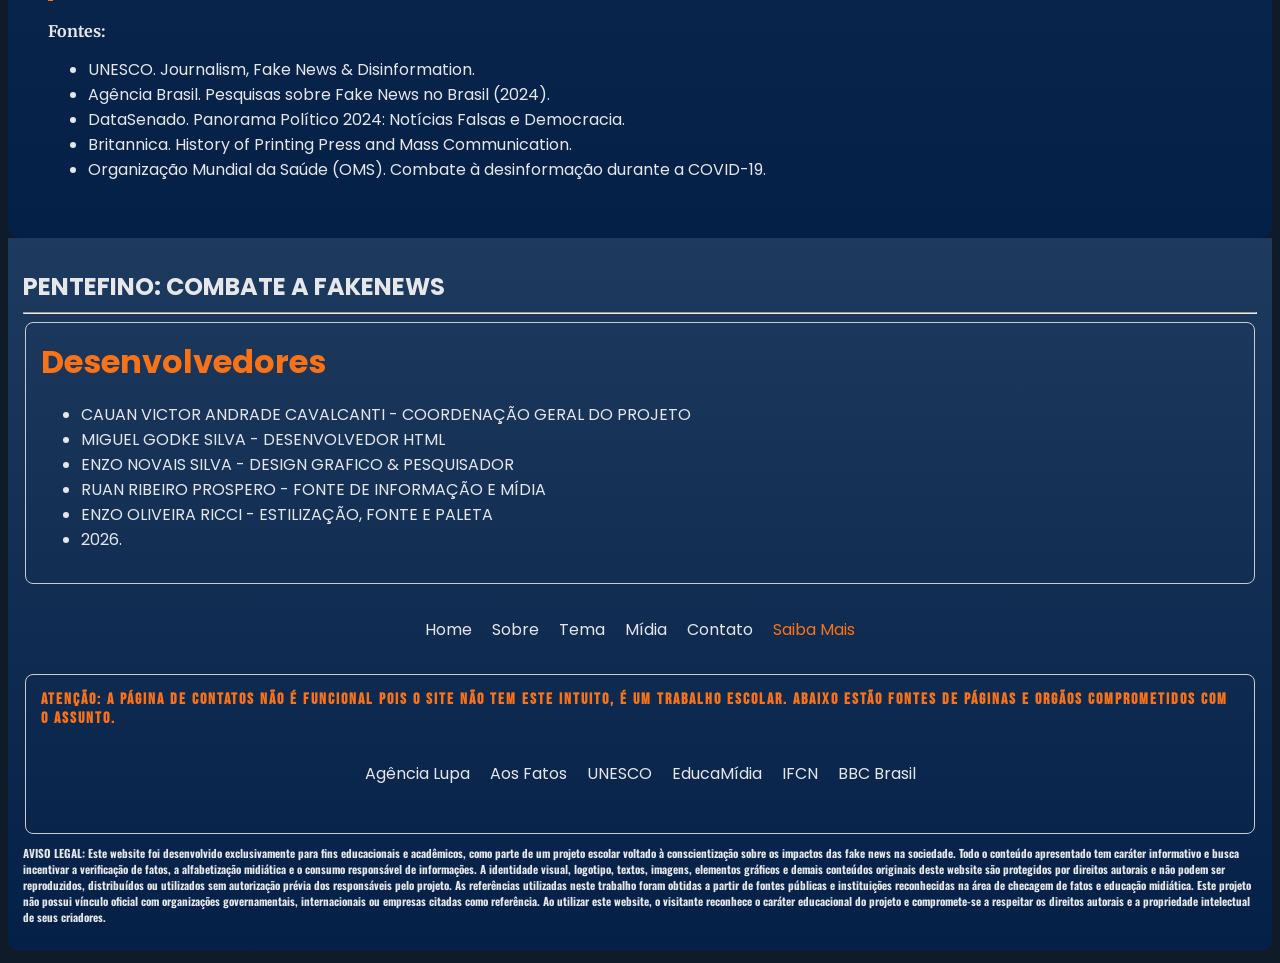
<file: sobre.html>
<!DOCTYPE html>
<html lang="pt-br">
<head>
    <meta charset="UTF-8">
    <meta name="viewport" content="width=device-width, initial-scale=1.0">
    <title>PenteFino Sobre</title>
    <!-- FAVICON-->
    <link rel="icon" type="image/png" href="imagens/pentefinofav.png">
    <link rel="stylesheet" href="css/style.css">
</head>
<body>
        <header>
        <nav>
            <img src="imagens/pentefinofav.png" alt="LogoTipo Oficial do PenteFino" height="64px" width="64px">
            <h1 class="tituloofc">PENTEFINO&trade;</h1><div class="barra"></div> 
            <a href="index.html">Home</a>
            <a href="sobre.html">Sobre</a>
            <a href="tema.html">Tema</a>
            <a href="midia.html">Mídia</a>
            <a href="contato.html">Contato</a>
            <a href="extra.html" class="importante">Saiba Mais</a>
        </nav>
    </header>
    
    <main>
        
        <section class="contentsoobre">
            
                <div class="quemsomos">
                    <h1>QUEM SOMOS?</h1>
                    <section class="quemsomosflex">
                        <div class="cauan">
                            <img src="imagens/CauanVictor.png" alt="Icone do Avatar de Cauan Victor" height="64px" width="64px">
                            <h2>CAUAN VICTOR</h2>
                            <br>
                            <p>Coordenação do Projeto do PENTEFINO e Idealizador da Ideia, Especializado no Campo de HTML e CSS.</p>
                            <br>
                            <blockquote>“Eu erro, mas aprendo rápido.”</blockquote>
                        </div>
                        
                        <div class="miguel">
                            <img src="imagens/miguelgodke.png" alt="Icone de Avatar de miguel Godke" height="64px" width="64px">
                            <h2>MIGUEL GODKE</h2>
                            <br>
                            <p>Especializado firmamente no Campo de HTML, criador do programa base. Responsável pela projeção inicial do Site.</p>
                            <br>
                            <blockquote>“Consistência vence motivação.”</blockquote>
                        </div>
                            
                        <div class="novais">
                            <img src="imagens/novais.png" alt="Icone de Avatar de miguel Godke" height="64px" width="64px">
                            <h2>ENZO NOVAIS</h2>
                            <br>
                            <p>Perito no CSS, é responsável pela Identidade do Site, buscando informações e criando conteúdo.</p>
                            <br>
                            <blockquote>“Prefiro progresso do que perfeição.”</blockquote>
                        </div>

                        <div class="oliveira">
                            <img src="imagens/enzooliv.png" alt="Icone de Avatar de miguel Godke" height="64px" width="64px">
                            <h2>ENZO RICCI</h2>
                            <br>
                            <p>é Responsável pela projeção tipografica e visual do Site, Escolhendo as Cores e Fontes, buscando destaque</p>
                            <br>
                            <blockquote>
                                “O difícil hoje vira o básico amanhã.”
                            </blockquote>
                        </div>

                        <div class="ruan">
                            <img src="imagens/ruanr.png" alt="Icone de Avatar de miguel Godke" height="64px" width="64px">
                            <h2>RUAN RIBEIRO</h2>
                            <br>
                            <p>responsável pela pesquisa de dados e tabelas relacionadas ao tema em questão, além da projeção da mídia do Site</p>
                            <br>
                            <blockquote>“Eu faço acontecer, não espero acontecer.”</blockquote>                            
                        </div>

                    </section>
                </div>

                <h1>NOSSA MISSÃO</h1>

        <section class="pag2">
            

            <div class="nossamissao">
                <blockquote class="blocksobre"> Nossa missão é conscientizar as pessoas sobre os riscos das Fake News e a importância de verificar as informações antes de compartilhá-las. Em um mundo cada vez mais conectado, notícias falsas podem se espalhar rapidamente e causar desinformação, confusão e até prejuízos para indivíduos e comunidades. Por isso, buscamos promover o pensamento crítico e incentivar hábitos de consumo responsável de informações.</blockquote>
                <br>
                <blockquote class="blocksobre">
                Além de conscientizar, nosso objetivo é ajudar as pessoas a identificar Fake News de maneira prática e eficiente. Queremos ensinar métodos para analisar notícias, verificar fatos e avaliar a credibilidade das fontes utilizadas. Dessa forma, contribuímos para que todos possam reconhecer conteúdos enganosos, evitar a propagação de informações falsas e distinguir fontes confiáveis das que não apresentam segurança ou compromisso com a verdade.
                </blockquote>
                <br>
                <blockquote class="blocksobre">Nossa missão é conscientizar as pessoas sobre os riscos das Fake News e a importância de verificar as informações antes de compartilhá-las. Em um mundo cada vez mais conectado, notícias falsas podem se espalhar rapidamente e causar desinformação, confusão e até prejuízos para indivíduos e comunidades. Por isso, buscamos promover o pensamento crítico e incentivar hábitos de consumo responsável de informações.</blockquote>
                <br>
                <blockquote class="blocksobre">Acreditamos que a educação digital é uma das ferramentas mais importantes para combater a desinformação. Por meio de orientações, exemplos e recursos de verificação, procuramos capacitar os usuários a desenvolver uma postura mais crítica diante das informações encontradas na internet, especialmente nas redes sociais e aplicativos de mensagens.</blockquote>
                <br>
                <blockquote class="blocksobre">Também buscamos destacar a importância do jornalismo responsável e da utilização de fontes reconhecidas e comprometidas com a apuração dos fatos. Ao compreender como as notícias são produzidas e verificadas, as pessoas se tornam mais preparadas para identificar conteúdos manipulados, informações fora de contexto e tentativas de enganar o público.</blockquote>
                <br>
                <blockquote class="blocksobre">Nosso compromisso é contribuir para a construção de um ambiente digital mais seguro, transparente e confiável. Ao incentivar a checagem de informações e a responsabilidade no compartilhamento de conteúdo, ajudamos a fortalecer a cidadania, o diálogo baseado em fatos e o combate à disseminação de notícias falsas.</blockquote>
            </div>
        


        <aside class="problema">
            <img src="imagens/pentefinofav.png" alt="Logo da PenteFino" height="64px" width="64px">
            <h1>PROBLEMA EM NÚMEROS</h1>

            <p>A desinformação afeta milhões de brasileiros todos os dias. Os dados abaixo mostram como as Fake News estão presentes na sociedade e reforçam a importância da verificação das informações antes de seu compartilhamento.</p>
            <h2>Impacto das FakeNews 2024</h2>

            <table class="tabelasobre">
                <thead>
                    <tr>
                        <th>
                            Indicador
                        </th>
                        <th>Resultado</th>
                        
                    </tr>
                </thead>
                <tbody>
                    <tr>
                        <td>Brasileiros que já acreditaram em fake news</td>
                        <td>90%</td>
                    </tr>
                    <tr>
                        <td>Brasileiros que já deram credibilidade á notícias falsas</td>
                        <td>80%</td>
                    </tr>
                    <tr>
                        <td>Pessoas que confiam na própria capacidade de identificar fake news</td>
                         <td>62%</td>
                    </tr>
                    <tr>
                        <td>Usuários de redes sociais que receberam notícias suspeitas nos últimos 6 meses</td>
                         <td>72%</td>
                    </tr>
                </tbody>
                <tfoot>
                    <tr>
                        <td colspan="3">Fonte: Instituto Locomotiva (2024), DataSenado (2024) e Agência Brasil (2024).</td>
                    </tr>
                </tfoot>
            </table>
                <ul>
        <li>
            <a href="https://agenciabrasil.ebc.com.br/geral/noticia/2024-04/quase-90-dos-brasileiros-admitem-ter-acreditado-em-fake-news"
               target="_blank" rel="noopener noreferrer">
                Agência Brasil - Quase 90% dos brasileiros admitem ter acreditado em fake news
            </a>
        </li>

        <li>
            <a href="https://www12.senado.leg.br/institucional/datasenado"
               target="_blank" rel="noopener noreferrer">
                DataSenado - Notícias Falsas e Democracia
            </a>
        </li>

        <li>
            <a href="https://www.unesco.org"
               target="_blank" rel="noopener noreferrer">
                UNESCO - Fake News e Desinformação
            </a>
        </li>

        <li>
            <a href="https://www.who.int"
               target="_blank" rel="noopener noreferrer">
                Organização Mundial da Saúde (OMS)
            </a>
        </li>
    </ul>
        </aside>
        </section>

        
<section class="timeline-section">
    <h2>Linha do Tempo da Desinformação</h2>
    <blockquote class="blocksobre">
A disseminação de informações falsas não é um fenômeno recente. Ao longo da história, diferentes meios de comunicação foram utilizados para influenciar opiniões, espalhar boatos e manipular informações. A linha do tempo abaixo apresenta alguns momentos importantes na evolução da comunicação e da desinformação, ajudando a compreender como surgiram os desafios atuais relacionados às Fake News.
    </blockquote>
    <div class="timeline">

        <div class="evento">
            <h3>1450</h3>
            <p>Invenção da imprensa por Gutenberg. A informação passa a circular em larga escala.</p>
        </div>

        <div class="evento">
            <h3>1930-1945</h3>
            <p>Governos utilizam propaganda em massa durante a Segunda Guerra Mundial para influenciar a opinião pública.</p>
        </div>

        <div class="evento">
            <h3>1990</h3>
            <p>Popularização da internet, permitindo acesso rápido à informação em escala global.</p>
        </div>

        <div class="evento">
            <h3>2016</h3>
            <p>O termo "Fake News" ganha destaque mundial durante as eleições dos Estados Unidos.</p>
        </div>

        <div class="evento">
            <h3>2020</h3>
            <p>Durante a pandemia de COVID-19 ocorre uma explosão de notícias falsas relacionadas à saúde.</p>
        </div>

        <div class="evento">
            <h3>2024</h3>
            <p>Pesquisas mostram que a maioria dos brasileiros já teve contato com Fake News nas redes sociais.</p>
        </div>

    </div>
    <blockquote class="blocksobre">
A análise histórica mostra que a desinformação sempre esteve presente na sociedade, mas o avanço da tecnologia e das redes sociais ampliou significativamente seu alcance e velocidade de propagação. Por isso, torna-se cada vez mais importante desenvolver o pensamento crítico, verificar fontes confiáveis e compartilhar informações com responsabilidade, contribuindo para uma internet mais segura e informativa.
</blockquote>

    <p><strong>Fontes:</strong></p>

<ul>
    <li>UNESCO. Journalism, Fake News & Disinformation.</li>
    <li>Agência Brasil. Pesquisas sobre Fake News no Brasil (2024).</li>
    <li>DataSenado. Panorama Político 2024: Notícias Falsas e Democracia.</li>
    <li>Britannica. History of Printing Press and Mass Communication.</li>
    <li>Organização Mundial da Saúde (OMS). Combate à desinformação durante a COVID-19.</li>
</ul>

</section>

        
        </section>
    </main>

    <footer>
        <p class="creditos">
        <h2>PENTEFINO: COMBATE A FAKENEWS</h2>
        <hr>
        <fieldset>
        <h3>Desenvolvedores</h3>
        <ul> <li>CAUAN VICTOR ANDRADE CAVALCANTI - COORDENAÇÃO GERAL DO PROJETO</li> <li>MIGUEL GODKE SILVA - DESENVOLVEDOR HTML</li> <li>ENZO NOVAIS SILVA - DESIGN GRAFICO & PESQUISADOR</li> <li>RUAN RIBEIRO PROSPERO - FONTE DE INFORMAÇÃO E MÍDIA</li> <li>ENZO OLIVEIRA RICCI - ESTILIZAÇÃO, FONTE E PALETA</li> <li>2026.</li> </ul>
        </fieldset>
        <div class="containerfooter">
            <a href="index.html">Home</a>
            <a href="sobre.html">Sobre</a>
            <a href="tema.html">Tema</a>
            <a href="midia.html">Mídia</a>
            <a href="contato.html">Contato</a>
            <a href="extra.html" class="importante">Saiba Mais</a>
        </div>
        <fieldset>
            <h4>ATENÇÃO: a página de CONTATOS não é Funcional pois o Site não tem este intuito, é um trabalho Escolar. Abaixo estão Fontes de páginas e orgãos Comprometidos com o Assunto.</h4>
            <div class="containerfooter">


    <a href="https://lupa.uol.com.br/" target="_blank">Agência Lupa</a>

    <a href="https://www.aosfatos.org/" target="_blank">Aos Fatos</a>

    <a href="https://www.unesco.org/" target="_blank">UNESCO</a>

    <a href="https://educamidia.org.br/" target="_blank">EducaMídia</a>

    <a href="https://www.poynter.org/ifcn/" target="_blank">IFCN</a>

    <a href="https://www.bbc.com/portuguese" target="_blank">BBC Brasil</a>

            </div>
        </fieldset>

         <p class="credits"><strong>AVISO LEGAL: Este website foi desenvolvido exclusivamente para fins educacionais e acadêmicos, como parte de um projeto escolar voltado à conscientização sobre os impactos das fake news na sociedade. Todo o conteúdo apresentado tem caráter informativo e busca incentivar a verificação de fatos, a alfabetização midiática e o consumo responsável de informações.

A identidade visual, logotipo, textos, imagens, elementos gráficos e demais conteúdos originais deste website são protegidos por direitos autorais e não podem ser reproduzidos, distribuídos ou utilizados sem autorização prévia dos responsáveis pelo projeto.

As referências utilizadas neste trabalho foram obtidas a partir de fontes públicas e instituições reconhecidas na área de checagem de fatos e educação midiática. Este projeto não possui vínculo oficial com organizações governamentais, internacionais ou empresas citadas como referência.

Ao utilizar este website, o visitante reconhece o caráter educacional do projeto e compromete-se a respeitar os direitos autorais e a propriedade intelectual de seus criadores.
</strong></p>
    </footer>
</body>
</html>
</file>
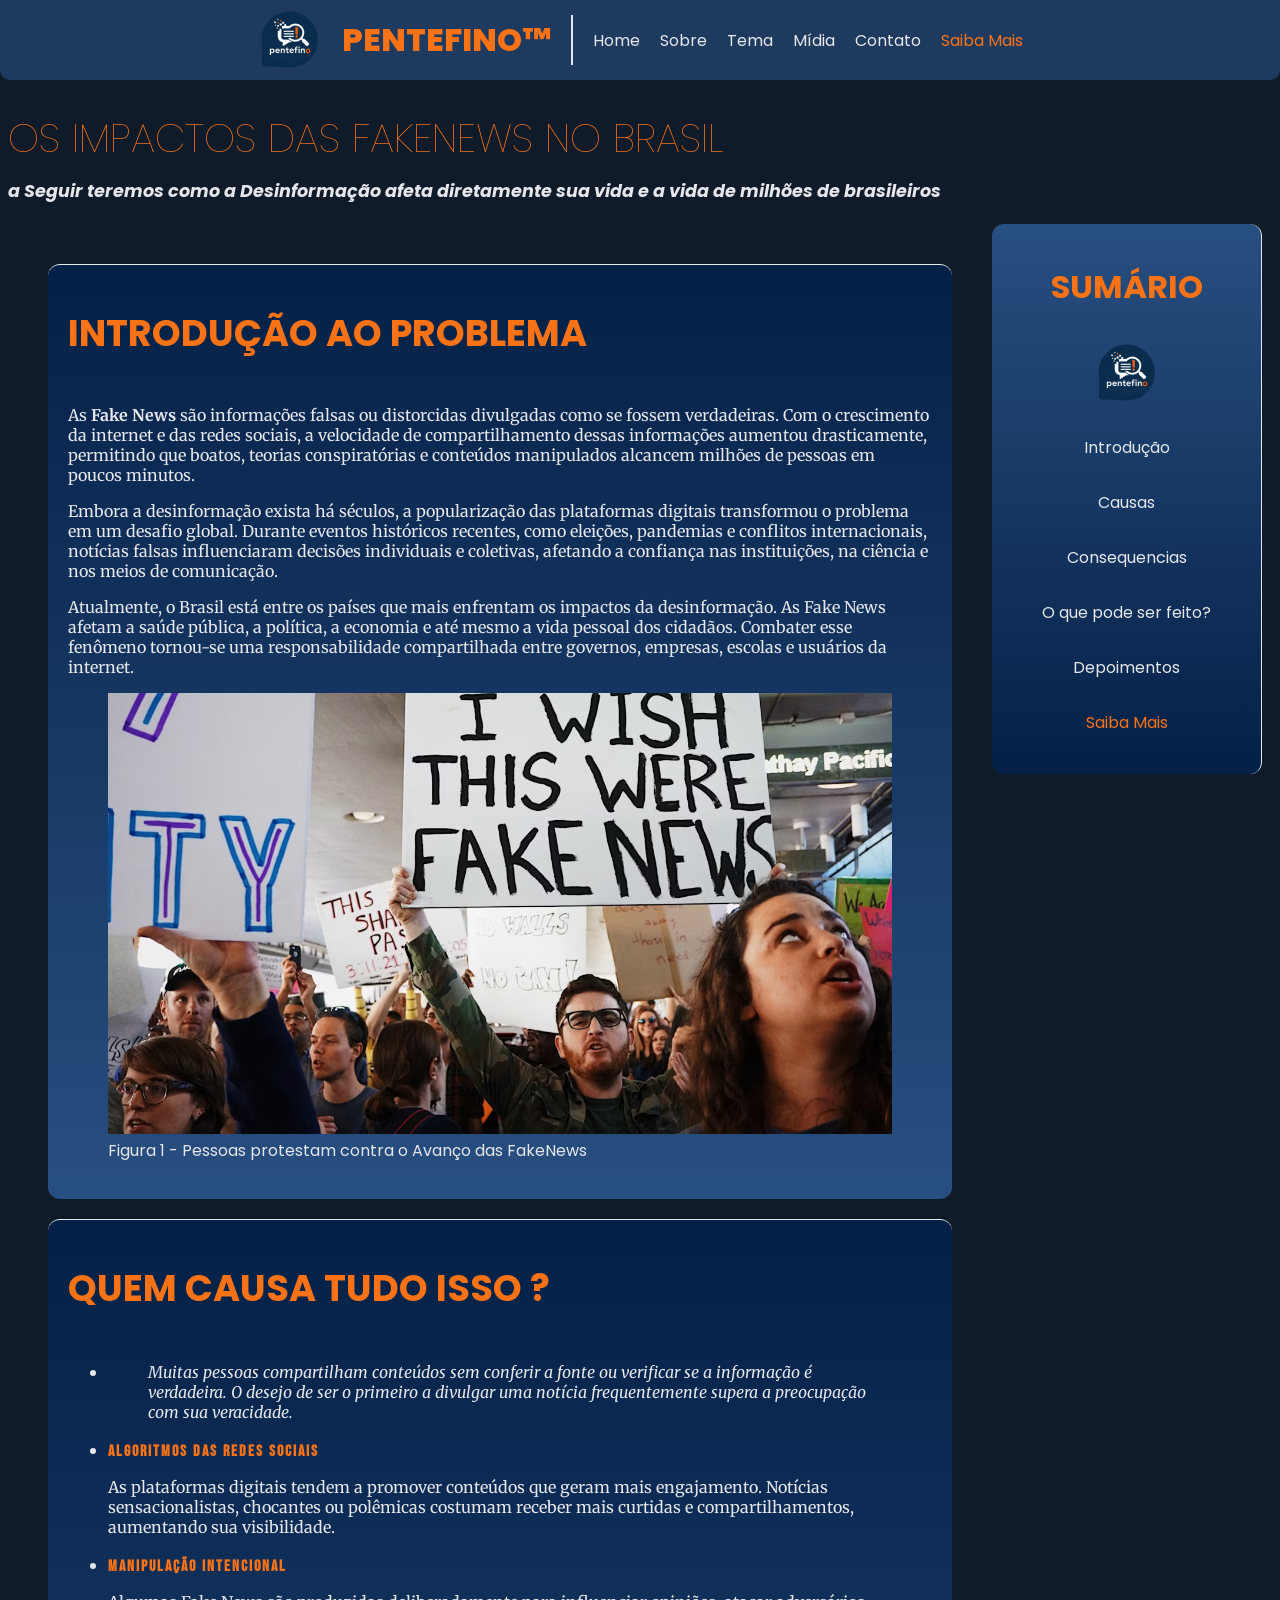
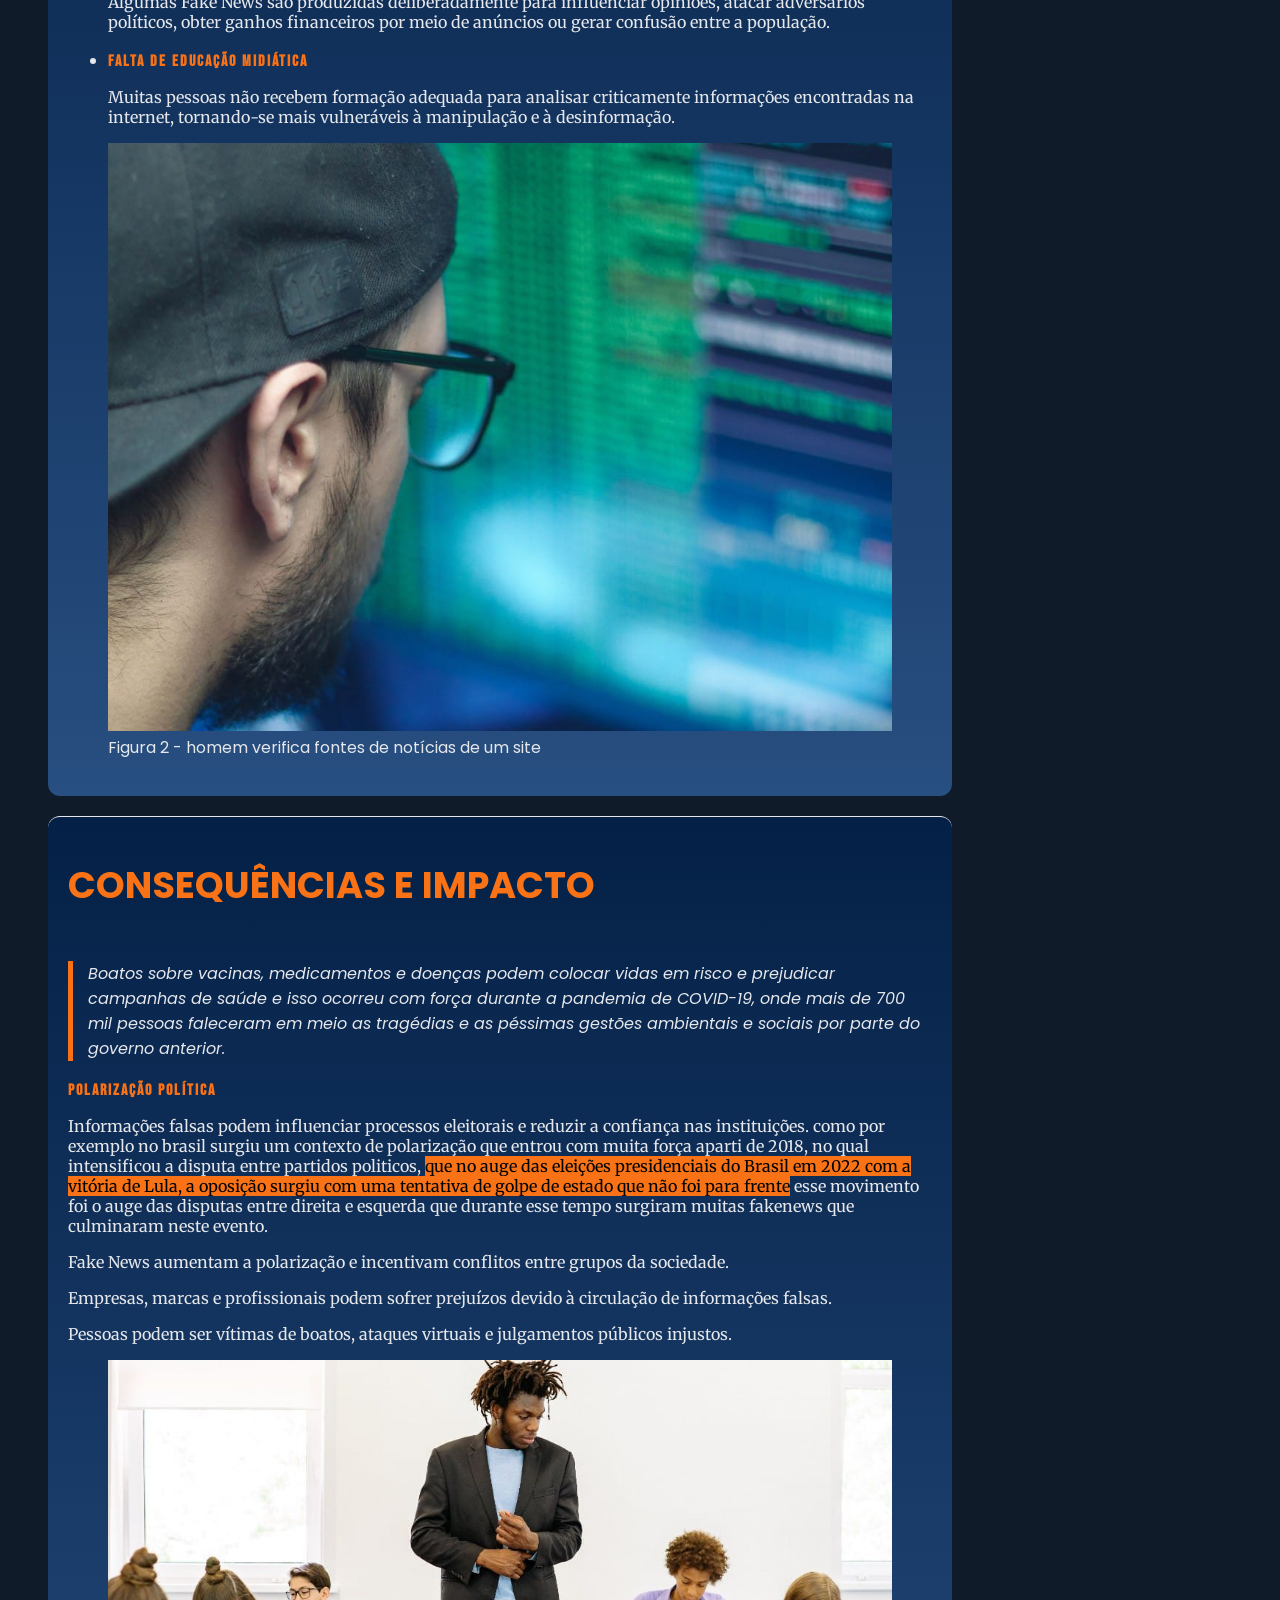
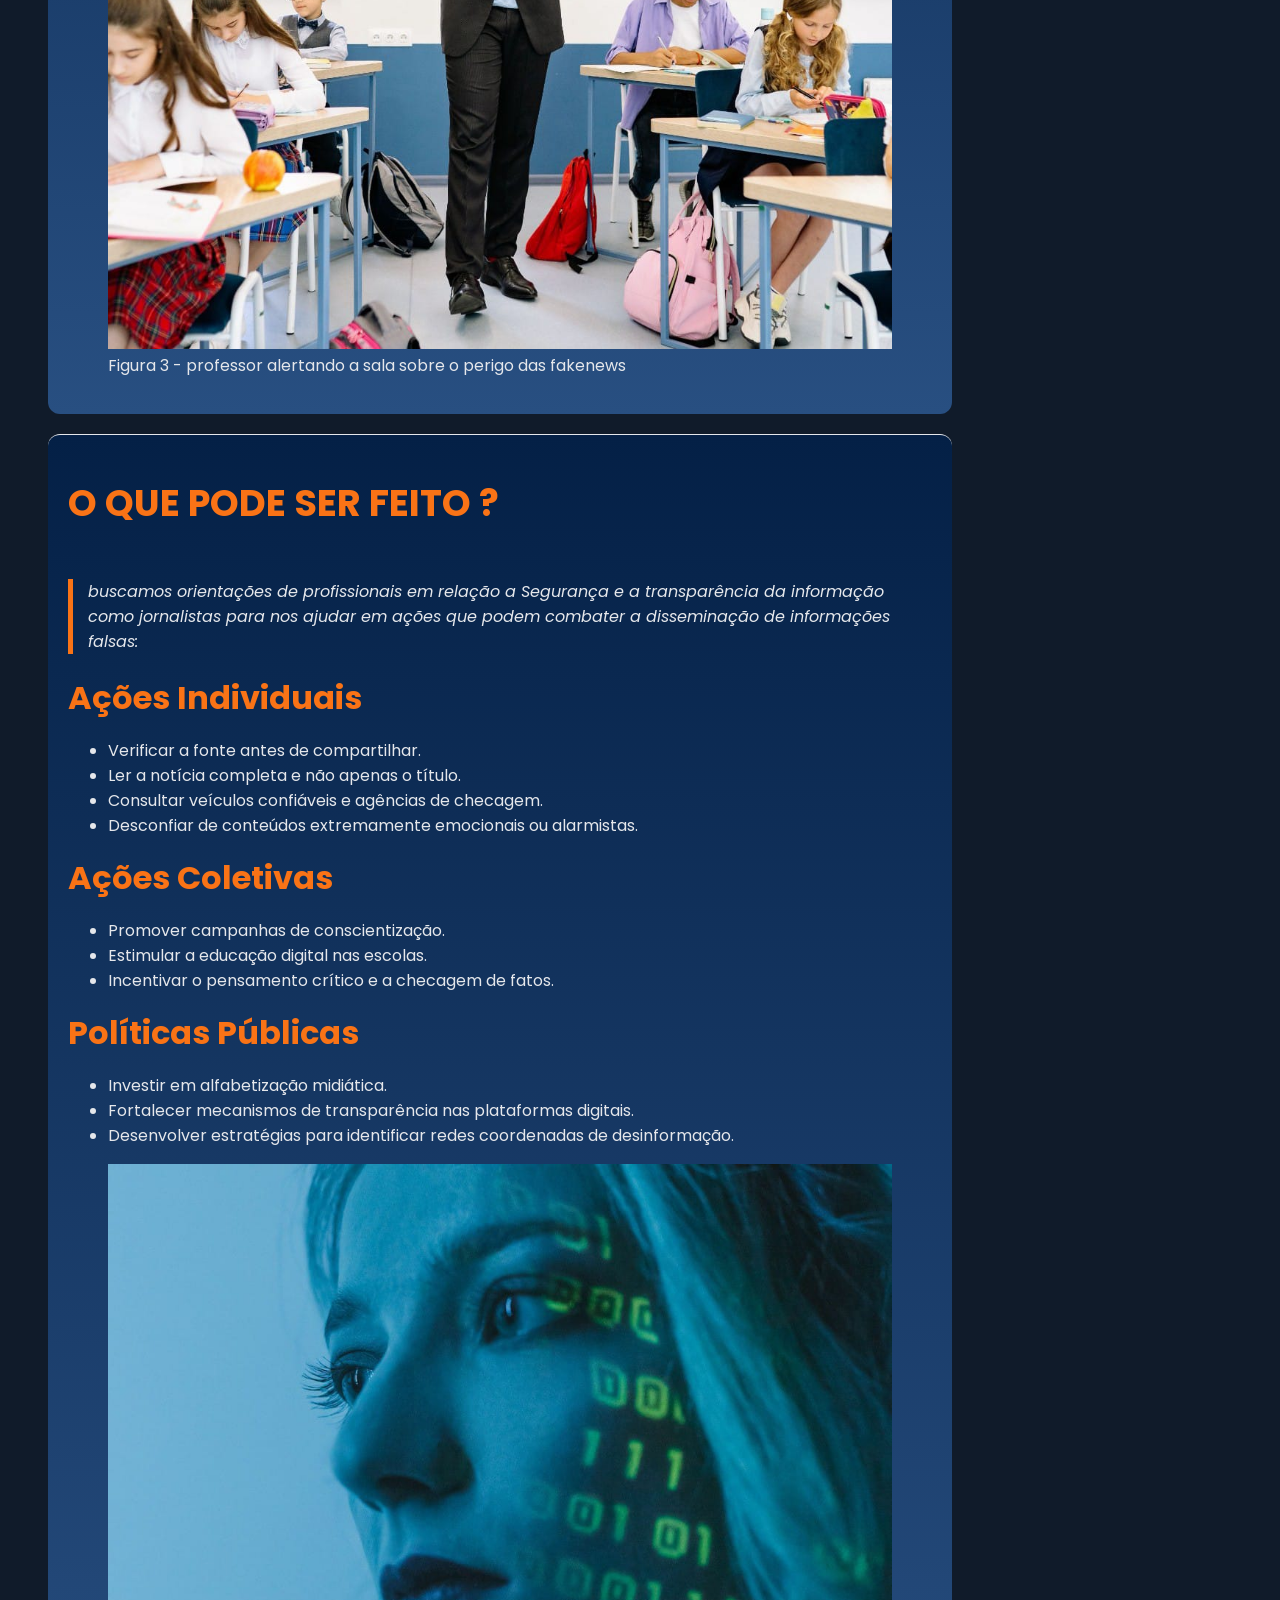
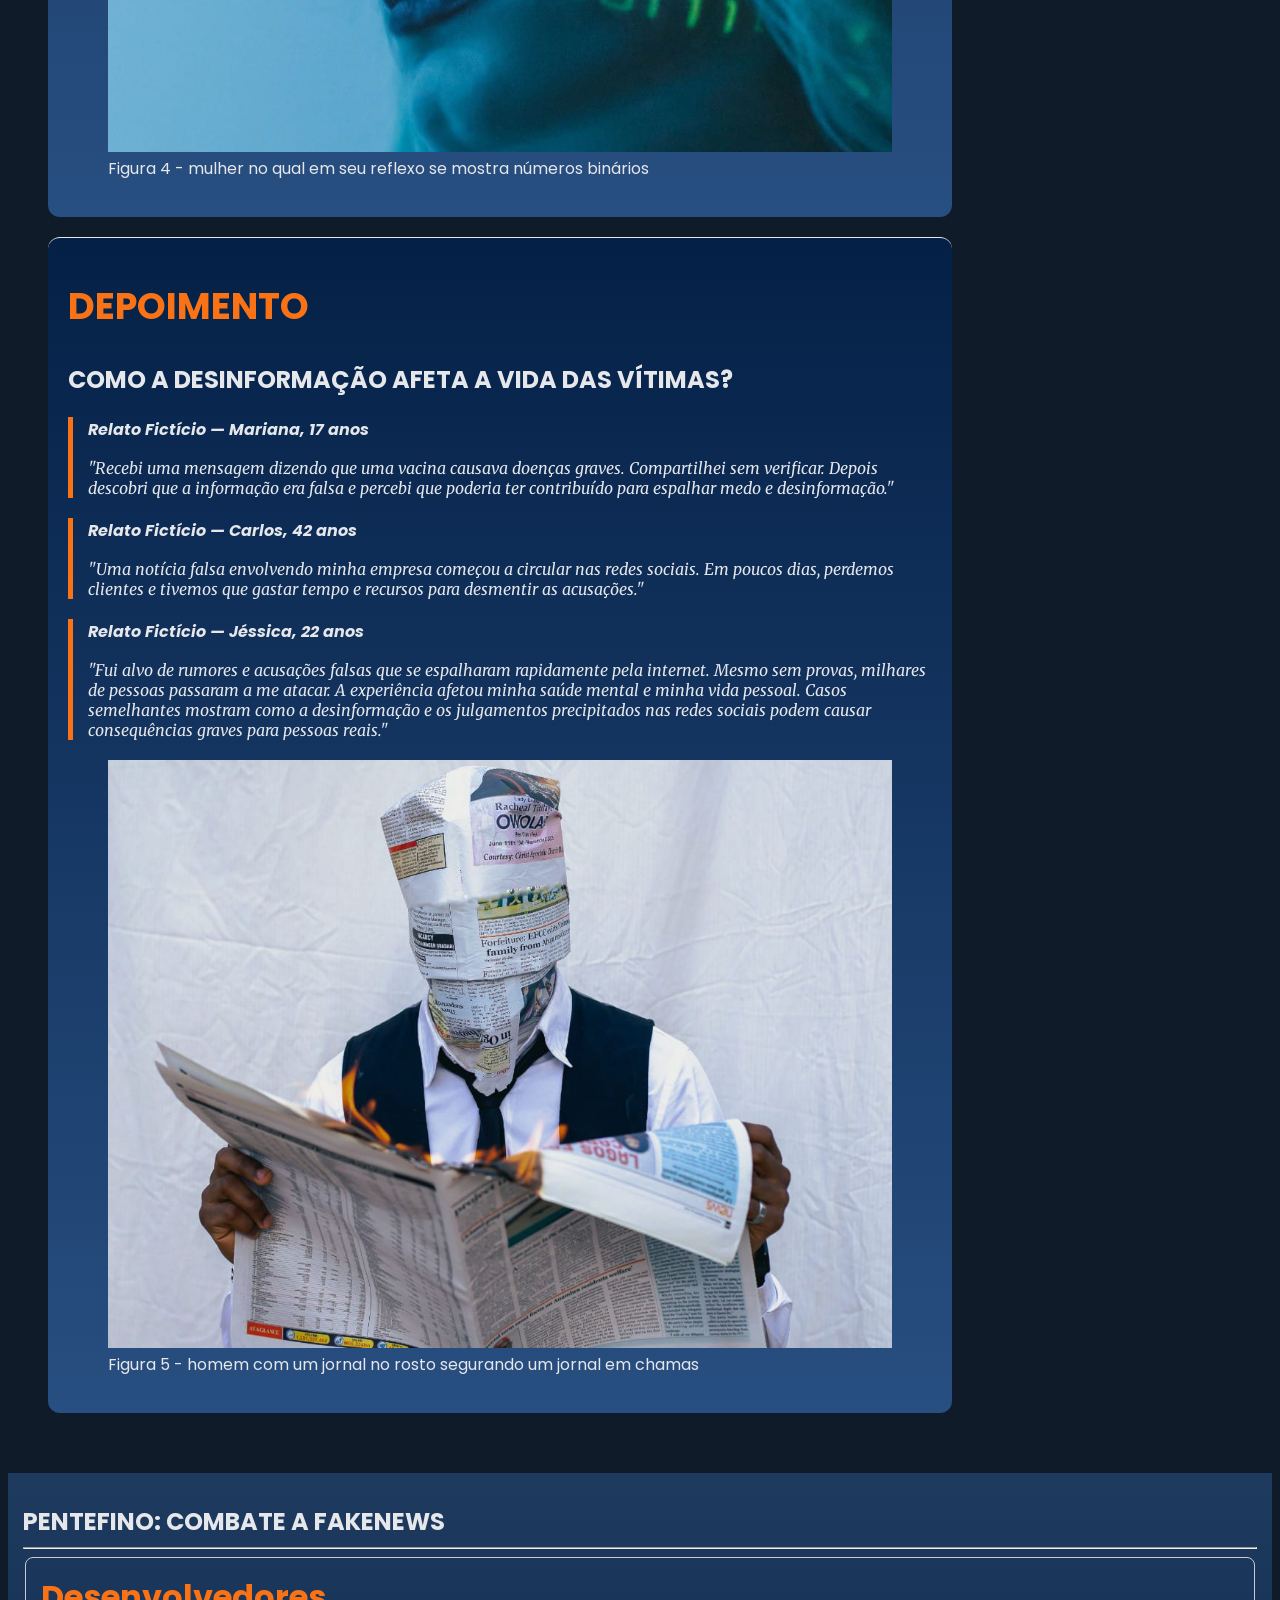
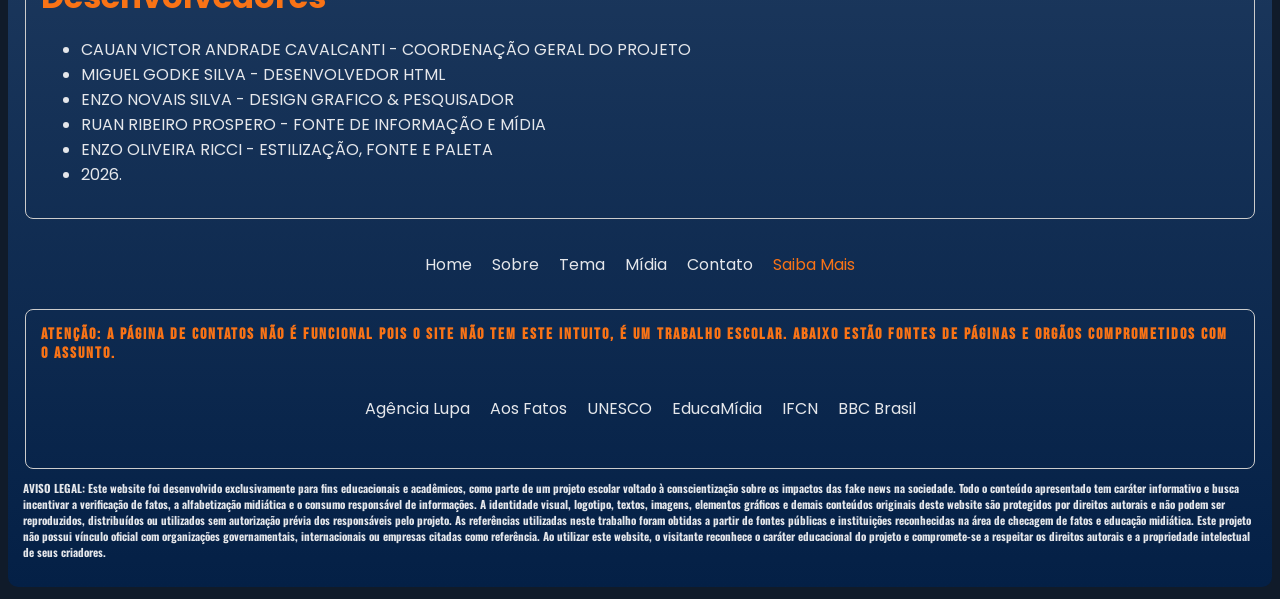
<file: tema.html>
<!DOCTYPE html>
<html lang="pt-br">
<head>
    <meta charset="UTF-8">
    <meta name="viewport" content="width=device-width, initial-scale=1.0">
    <title>PenteFino Tema</title>
    <!-- FAVICON-->
    <link rel="icon" type="image/png" href="imagens/pentefinofav.png">
    <link rel="stylesheet" href="css/style.css">
</head>
<body>
        <header>
        <nav>
            <img src="imagens/pentefinofav.png" alt="LogoTipo Oficial do PenteFino" height="64px" width="64px">
            <h1 class="tituloofc">PENTEFINO&trade;</h1><div class="barra"></div> 
            <a href="index.html">Home</a>
            <a href="sobre.html">Sobre</a>
            <a href="tema.html">Tema</a>
            <a href="midia.html">Mídia</a>
            <a href="contato.html">Contato</a>
            <a href="extra.html" class="importante">Saiba Mais</a>
        </nav>
    </header>
    

    <main>

        <section class="cabeçalhotema">
            <h1 id="h1tema">OS IMPACTOS DAS FAKENEWS NO BRASIL</h1>
            <h2 id="h2tema">a Seguir teremos como a Desinformação afeta diretamente sua vida e a vida de milhões de brasileiros </h2>
        </section>
        <section class="layout">

            <section class="pages">
                <article class="artigostema">
                    <h1 id="introducao">INTRODUÇÃO AO PROBLEMA</h1>
                    <br>
                    <p>
                        As <strong>Fake News</strong> são informações falsas ou distorcidas divulgadas como se fossem verdadeiras. Com o crescimento da internet e das redes sociais, a velocidade de compartilhamento dessas informações aumentou drasticamente, permitindo que boatos, teorias conspiratórias e conteúdos manipulados alcancem milhões de pessoas em poucos minutos.
                    </p>
                    <p>
                        Embora a desinformação exista há séculos, a popularização das plataformas digitais transformou o problema em um desafio global. Durante eventos históricos recentes, como eleições, pandemias e conflitos internacionais, notícias falsas influenciaram decisões individuais e coletivas, afetando a confiança nas instituições, na ciência e nos meios de comunicação.
                    </p>
                    <p>
                        Atualmente, o Brasil está entre os países que mais enfrentam os impactos da desinformação. As Fake News afetam a saúde pública, a política, a economia e até mesmo a vida pessoal dos cidadãos. Combater esse fenômeno tornou-se uma responsabilidade compartilhada entre governos, empresas, escolas e usuários da internet.
                    </p>
                    <figure>
                        <img src="imagens/galeria/UNSPLASH-PROTESTO1.avif" alt="Pessoas nos estados unidos protestam contra a disseminação de fake news" width="100%">
                        <figcaption>
                            Figura 1 - Pessoas protestam contra o Avanço das FakeNews
                        </figcaption>
                    </figure>
                </article>

                <article class="artigostema">
                    <h1  id="causas">QUEM CAUSA TUDO ISSO ?</h1>
                    <br>
                    <ul>
                        <li>
                            <blockquote>
                                Muitas pessoas compartilham conteúdos sem conferir a fonte ou verificar se a informação é verdadeira. O desejo de ser o primeiro a divulgar uma notícia frequentemente supera a preocupação com sua veracidade.
                            </blockquote>
                        </li>
                        
                        <li>
                            <h4>Algoritmos das redes sociais</h4>
                            <p>
                                As plataformas digitais tendem a promover conteúdos que geram mais engajamento. Notícias sensacionalistas, chocantes ou polêmicas costumam receber mais curtidas e compartilhamentos, aumentando sua visibilidade.
                            </p>
                        </li>
                        
                        <li>
                            <h4>Manipulação intencional</h4>
                            <p>
                                Algumas Fake News são produzidas deliberadamente para influenciar opiniões, atacar adversários políticos, obter ganhos financeiros por meio de anúncios ou gerar confusão entre a população.
                            </p>
                        </li>

                        <li>
                            <h4>Falta de educação midiática</h4>
                            <p>
                                Muitas pessoas não recebem formação adequada para analisar criticamente informações encontradas na internet, tornando-se mais vulneráveis à manipulação e à desinformação.
                            </p>
                        </li>
                    </ul>
                        <figure>
                        <img src="imagens/galeria/nerdpc.jpg" alt="homem verificando fontes de notícias de um site" width="100%">
                        <figcaption>
                            Figura 2 - homem verifica fontes de notícias de um site
                        </figcaption>
                    </figure>
                </article>

                <article class="artigostema">
                    <h1 id="consequencias">CONSEQUÊNCIAS E IMPACTO</h1>
                    <br>                      
                    <blockquote class="blocksobre">Boatos sobre vacinas, medicamentos e doenças podem colocar vidas em risco e prejudicar campanhas de saúde e isso ocorreu com força durante a pandemia de COVID-19, onde mais de 700 mil pessoas faleceram em meio as tragédias e as péssimas gestões ambientais e sociais por parte do governo anterior.</blockquote>

                    <h4>POLARIZAÇÃO POLÍTICA</h4>
                    <p>Informações falsas podem influenciar processos eleitorais e reduzir a confiança nas instituições. como por exemplo no brasil surgiu um contexto de polarização que entrou com muita força aparti de 2018, no qual intensificou a disputa entre partidos politicos, <mark>que no auge das eleições presidenciais do Brasil em 2022 com a vitória de Lula, a oposição surgiu com uma tentativa de golpe de estado que não foi para frente</mark> esse movimento foi o auge das disputas entre direita e esquerda que durante esse tempo surgiram muitas fakenews que culminaram neste evento.</p>
                    <p>Fake News aumentam a polarização e incentivam conflitos entre grupos da sociedade.</p>     
                    <p>Empresas, marcas e profissionais podem sofrer prejuízos devido à circulação de informações falsas.</p>       <p>Pessoas podem ser vítimas de boatos, ataques virtuais e julgamentos públicos injustos.</p>
                    <figure>
                        <img src="imagens/galeria/broensina.jpg" alt="professor alertando a sala sobre o perigo das fakenews" width="100%">
                        <figcaption>
                            Figura 3 - professor alertando a sala sobre o perigo das fakenews
                        </figcaption>
                    </figure>
                </article>

                                <article class="artigostema">
                    <h1 id="oquepodeserfeito">O QUE PODE SER FEITO ?</h1>
                    <br>
                    <BLOCkquote class="blocksobre"> buscamos orientações de profissionais em relação a Segurança e a transparência da informação como jornalistas para nos ajudar em ações que podem combater a disseminação de informações falsas:</BLOCkquote>
                    <h3>Ações Individuais</h3>
                    <ul>
                        <li>Verificar a fonte antes de compartilhar.</li>
                        <li>Ler a notícia completa e não apenas o título.</li>
                        <li>Consultar veículos confiáveis e agências de checagem.</li>
                        <li>Desconfiar de conteúdos extremamente emocionais ou alarmistas.</li>
                    </ul>

                    <h3>Ações Coletivas</h3>
                    <ul>
                        <li>Promover campanhas de conscientização.</li>
                        <li>Estimular a educação digital nas escolas.</li>
                        <li>Incentivar o pensamento crítico e a checagem de fatos.</li>
                    </ul>

                    <h3>Políticas Públicas</h3>
                    <ul>
                        <li>Investir em alfabetização midiática.</li>
                        <li>Fortalecer mecanismos de transparência nas plataformas digitais.</li>
                        <li>Desenvolver estratégias para identificar redes coordenadas de desinformação.</li>
                    </ul>
                        <figure>
                        <img src="imagens/galeria/muieazul.jpg" alt="mulher no qual em seu reflexo se mostra números binários" width="100%">
                        <figcaption>
                            Figura 4 - mulher no qual em seu reflexo se mostra números binários
                        </figcaption>
                    </figure>
                </article>

                <article class="artigostema">
                    <h1 id="depoimentos">DEPOIMENTO</h1>
                    <br>
                    <h2>COMO A DESINFORMAÇÃO AFETA A VIDA DAS VÍTIMAS?</h2>
                    <blockquote class="blocksobre">
                        <strong>Relato Fictício — Mariana, 17 anos</strong>
                        <p>
                            "Recebi uma mensagem dizendo que uma vacina causava doenças graves. Compartilhei sem verificar. Depois descobri que a informação era falsa e percebi que poderia ter contribuído para espalhar medo e desinformação."
                        </p>
                    </blockquote>

                    <blockquote class="blocksobre">
                        <strong>Relato Fictício — Carlos, 42 anos</strong>
                        <p>
                            "Uma notícia falsa envolvendo minha empresa começou a circular nas redes sociais. Em poucos dias, perdemos clientes e tivemos que gastar tempo e recursos para desmentir as acusações."
                        </p>
                    </blockquote>

                    <blockquote class="blocksobre">
                        <strong>Relato Fictício — Jéssica, 22 anos</strong>
                        <p>
                            "Fui alvo de rumores e acusações falsas que se espalharam rapidamente pela internet. Mesmo sem provas, milhares de pessoas passaram a me atacar. A experiência afetou minha saúde mental e minha vida pessoal. Casos semelhantes mostram como a desinformação e os julgamentos precipitados nas redes sociais podem causar consequências graves para pessoas reais."
                        </p>
                    </blockquote>
                    <figure>
                        <img src="imagens/galeria/carapapel.jpg" alt="homem com um jornal no rosto segurando um jornal em chamas" width="100%">
                        <figcaption>
                            Figura 5 - homem com um jornal no rosto segurando um jornal em chamas
                        </figcaption>
                    </figure>
                </article>

            </section>

            <aside class="scroll">
                <h3>SUMÁRIO</h3>
                <img src="imagens/pentefinofav.png" alt="LogoTipo Oficial do PenteFino" height="64px" width="64px">
                <a href="#introducao">Introdução</a>
                <a href="#causas">Causas</a>
                <a href="#consequencias">Consequencias</a>
                <a href="#oquepodeserfeito">O que pode ser feito?</a>
                <a href="#depoimentos">Depoimentos</a>
                <a href="extra.html" class="importante">Saiba Mais</a>
            </aside>

        </section>

    </main>


    <footer>
        <p class="creditos">
        <h2>PENTEFINO: COMBATE A FAKENEWS</h2>
        <hr>
        <fieldset>
        <h3>Desenvolvedores</h3>
        <ul> <li>CAUAN VICTOR ANDRADE CAVALCANTI - COORDENAÇÃO GERAL DO PROJETO</li> <li>MIGUEL GODKE SILVA - DESENVOLVEDOR HTML</li> <li>ENZO NOVAIS SILVA - DESIGN GRAFICO & PESQUISADOR</li> <li>RUAN RIBEIRO PROSPERO - FONTE DE INFORMAÇÃO E MÍDIA</li> <li>ENZO OLIVEIRA RICCI - ESTILIZAÇÃO, FONTE E PALETA</li> <li>2026.</li> </ul>
        </fieldset>
        <div class="containerfooter">
            <a href="index.html">Home</a>
            <a href="sobre.html">Sobre</a>
            <a href="tema.html">Tema</a>
            <a href="midia.html">Mídia</a>
            <a href="contato.html">Contato</a>
            <a href="extra.html" class="importante">Saiba Mais</a>
        </div>
        <fieldset>
            <h4>ATENÇÃO: a página de CONTATOS não é Funcional pois o Site não tem este intuito, é um trabalho Escolar. Abaixo estão Fontes de páginas e orgãos Comprometidos com o Assunto.</h4>
            <div class="containerfooter">


    <a href="https://lupa.uol.com.br/" target="_blank">Agência Lupa</a>

    <a href="https://www.aosfatos.org/" target="_blank">Aos Fatos</a>

    <a href="https://www.unesco.org/" target="_blank">UNESCO</a>

    <a href="https://educamidia.org.br/" target="_blank">EducaMídia</a>

    <a href="https://www.poynter.org/ifcn/" target="_blank">IFCN</a>

    <a href="https://www.bbc.com/portuguese" target="_blank">BBC Brasil</a>

            </div>
        </fieldset>

         <p class="credits"><strong>AVISO LEGAL: Este website foi desenvolvido exclusivamente para fins educacionais e acadêmicos, como parte de um projeto escolar voltado à conscientização sobre os impactos das fake news na sociedade. Todo o conteúdo apresentado tem caráter informativo e busca incentivar a verificação de fatos, a alfabetização midiática e o consumo responsável de informações.

A identidade visual, logotipo, textos, imagens, elementos gráficos e demais conteúdos originais deste website são protegidos por direitos autorais e não podem ser reproduzidos, distribuídos ou utilizados sem autorização prévia dos responsáveis pelo projeto.

As referências utilizadas neste trabalho foram obtidas a partir de fontes públicas e instituições reconhecidas na área de checagem de fatos e educação midiática. Este projeto não possui vínculo oficial com organizações governamentais, internacionais ou empresas citadas como referência.

Ao utilizar este website, o visitante reconhece o caráter educacional do projeto e compromete-se a respeitar os direitos autorais e a propriedade intelectual de seus criadores.
</strong></p>
    </footer>
</body>
</html>
</file>
<file: css/style.css>
/* =================================================== 
ESTILO.CSS — [PenteFino] — [Fake News & Desinformação] 
Grupo: [
        Cauan Victor Andrade Cavalcanti
        Miguel Godke Silva
        Enzo Oliveira Ricci
        Ruan Ribeiro Prospero
        Enzo Novais Silva
] 
Data: [27/06/2026] 
=================================================== */ 
/* === 1. VARIAVEIS GLOBAIS (TOKENS DE DESIGN) === */ 

/* Jeito mais facil --->>> */
@import url('https://fonts.googleapis.com/css2?family=Bebas+Neue&family=Merriweather:wght@400;700&family=Oswald:wght@400;600&family=Poppins:wght@300;400;500;600;700&display=swap');

:root { 
        --cor-de-link: #a1a4d8;
        --cor-primaria-escura:#042046;
        --cor-de-cards-primaria: #284f81;
        --cor-de-body: #101b2a;

    /* Fontes */
    --font-principal: 'Poppins', sans-serif;
    --font-secundaria: 'Merriweather', serif;
    --font-propaganda: 'Bebas Neue', sans-serif;
    --font-alerta: 'Oswald', sans-serif;

    /* Cores */
        --cor-primaria: #1E3A5F; 
        --cor-secundaria: #E5E7EB;
        --cor-terciaria: #F97316;

/* 
 -> AZUL ESCURO: 60% DO SITE // CINZA CLARO: DEIXAR MAIS BONITO // LARANJA: APENAS QUANDO HÁ ALERTA
 */ 
} 
/* === 2. RESET E BASE === */ 

* {box-sizing: border-box;}
html { font-size: 1rem; } 


/* BODY */
body {
    background-color: var(--cor-de-body);

}

/* LINK BASE PARA NÃO PRECISAR BOTAR HOVER TODA HORA*/
a {
    text-decoration: none;
    color: var(--cor-secundaria);
    font-family: var(--font-principal);
    cursor: pointer;
    transition: 0.3s;
}
a:hover {
    color: var(--cor-de-link);
    font-weight: bold;
    font-size: 1.1em;
}


.importante {
    color: var(--cor-terciaria);
}

/* === 3. TIPOGRAFIA === */ 

h1, h3 {
    margin: 0;
    color: var(--cor-terciaria);
    font-family: var(--font-principal);
    font-size: clamp(1em, 5vw, 2rem);

}
h2{
    margin: 0;
    color: var(--cor-secundaria);
    font-family: var(--font-principal);
}
h4 {
    margin: 0;
    color: var(--cor-terciaria);
    font-family: var(--font-propaganda);
    letter-spacing: 2px;
}
li {
    margin: 0;
    color: var(--cor-secundaria);
    font-family: var(--font-principal);
}
p {
    color: var(--cor-secundaria);
    font-family: var(--font-secundaria);
}
.subtitlehero {
    font-family: var(--font-principal);
    font-weight: 200;
    color: var(--cor-terciaria);
    
}

.tituloofc {
    font-weight: 800;
}

blockquote {
    color: var(--cor-secundaria);
    font-style: italic;
    font-family: var(--font-secundaria);
}
cite {
    color: white;
}

table{
    width: 100%;
    border-collapse: collapse;
    margin-top: 20px;
    background-color: #0d2d5a;
    color: white;
}

th{
    background-color: var(--cor-primaria-escura);
    color: white;
    padding: 12px;
    border: 2px solid white;
    text-align: left;
}

td{
    padding: 12px;
    border: 1px solid rgba(255,255,255,0.3);
}

/* Linhas alternadas */
tbody tr:nth-child(even){
    background-color: rgba(255,255,255,0.08);
}

tbody tr:nth-child(odd){
    background-color: rgba(255,255,255,0.02);
}

/* Hover */
tbody tr:hover{
    background-color: var(--cor-de-link);
    transition: 0.3s;
}
mark {
    background-color: var(--cor-terciaria);
}
figcaption {
    font-family: var(--font-principal);
    color: var(--cor-secundaria);

}
label {
    color: var(--cor-secundaria);
    font-family: var(--font-secundaria);
}
input {
    font-family: var(--font-principal)
}
fieldset {
border: 1px solid #ccc;
border-radius: 8px;
padding: 15px;
}

iframe {
width: 100%;
height: 300px;
border: 0;
border-radius: 12px;
margin-top: 15px;
}

address {
font-style: normal;
line-height: 1.8;
font-family: var(--font-principal);
color: var(--cor-secundaria);
}

dt {
font-weight: bold;
margin-top: 10px;
font-family: var(--font-principal);
}

dd {
margin-left: 20px;
font-family: var(--font-principal);
}

dl {
    color: var(--cor-secundaria);
    font-family: var(--font-principal);
}
legend {
    font-family: var(--font-secundaria);
    font-weight: 400;
    font-style: italic;
    color: var(--cor-secundaria);
}
summary {
    font-family: var(--font-principal);
    color: var(--cor-secundaria);
}
option {
    font-family: var(--font-alerta);
}


/* === 4. COMPONENTES REUTILIZAVEIS === */ 

/* botoes, cards, badges, etc. */ 

.cards:hover{
    transform: translateY(-8px);

    box-shadow: 0 8px 15px rgba(0,0,0,0.2);
}
.cards h3 {
    font-weight: 300;
}
.cards{
    background-size: cover;
    background-position: center;
    background-color: var(--cor-primaria);
    align-items: center;
    padding: 20px;
    justify-content: center;
    border-radius: 10px;
    background-image: linear-gradient(var(--cor-primaria), var(--cor-primaria-escura));

    transition: 0.3s;
}
audio {
    
    filter: invert(90%) sepia(20%) saturate(1000%) hue-rotate(180deg);
    border-radius: 8px;
}


/* === 5. CABECALHO E NAVEGACAO === */ 

    
header {
    height: 80px;
}
nav {
    background-color: var(--cor-primaria);
    height: 80px;
    padding: 10px;
    position: fixed;
    width: 100%;
    border-bottom-left-radius: 10px;
    border-bottom-right-radius: 10px;
    overflow:hidden;
    align-items: center;
    gap: 20px;
    justify-content: center;
    display: flex;
    top: 0;
    left: 0;
    z-index: 1000;
    
}
.barra {
    width: 2px;
    height: 50px;
    background-color: var(--cor-secundaria);
}


/* === 6. HERO (PAGINA HOME) === */

.topo {
    display: grid;
    grid-template-columns: 1fr 350px; 
    align-items: start;
    gap: 20px;
}



.hero {
    display: flex;
    opacity: 0.9;
    min-height: 400px;
    background-color: var(--cor-primaria);
    flex-direction: column;
    background-image: linear-gradient(var(--cor-primaria), var(--cor-primaria-escura));
    background-size: cover;
    background-position: center;
    margin: 0.2px;
    padding: 35px;
    border-radius: 5px;
    min-width: 600px;
    width: 100%;
    transition: 0.3s;
}
.hero:hover {
        transform: translateY(-8px);

    box-shadow: 0 8px 15px rgba(0,0,0,0.2);
}
.hero h2 {
    margin-bottom: 20px;
}

.hero p {
    margin-bottom: 10px;
    margin: 10px;
    letter-spacing: 2px;
}
.informacaoindex {
    display: flex;
    flex-direction: column;
    width: 40%;



}
.informacaoindex p {
    display: inline-block;
    min-width: 30%;
    max-width: 400px;
    height: 80px;
    background-color: var(--cor-primaria);
    margin-left: 10px;
    margin-bottom: 10px;
    padding: 8px;
}




/* === 7. PAGINA HOME === */ 

.cta {
    background-color: var(--cor-secundaria);
    color: var(--cor-primaria);
    border: var(--cor-secundaria);
    border-radius: 8px;
    margin: 10px;
    font-size: 1rem;
    padding: 10px;
    display: block;
    width: fit-content;
    margin: 20px auto 0 auto;
    letter-spacing: 3px;
}

.destaques{
    display: grid;
    width: 100%;
    grid-template-columns:
    repeat(
        auto-fill,
        minmax(20%, 1fr)
    );

    gap: 20px;
    margin: 30px 0;
}
.prop {
    justify-content: center;
    align-items: center;
    padding: 20px;
    border-radius: 12px;
    min-width: 310px;
    width: 100%;
    height: 190px;
    background-color: var(--cor-primaria);
    background-image: linear-gradient(var(--cor-primaria), var(--cor-primaria-escura));
    background-size: cover;
    background-position: center;
    margin-left: 10px; 
    margin-bottom: 10px;
    transition: 0.3s;
}

.prop:hover {
      transform: translateY(-5px);

    box-shadow: 0 8px 20px rgba(0,0,0,0.15);
}
.informacaoindex {
    display: inline-block;

}
.informacaoindex p {
    display: inline-block;
    min-width: 30%;
    max-width: 400px;
    height: 80px;
    background-color: var(--cor-primaria);
    margin-left: 10px;
    margin-bottom: 10px;
    padding: 8px;
}

#citação1{
    background-size: cover;
    background-position: center;
    background-repeat: no-repeat;
    border-bottom: 2px solid var(--cor-secundaria)
}
#citação2{
    background-size: cover;
    background-position: center;
    background-repeat: no-repeat;
    border-bottom: 2px solid var(--cor-secundaria)
}
#citação3{
    background-size: cover;
    background-position: center;
    background-repeat: no-repeat;
    border-bottom: 2px solid var(--cor-secundaria)
}

/* === 8. PAGINA SOBRE === */ 


/* quem somos */
.quemsomos {
    display: inline-block;
    justify-content: center; 
    flex-wrap: wrap;
    min-height: 500px;
    min-width: 100%;
    background-color: var(--cor-primaria);
    background-image: linear-gradient(var(--cor-primaria), var(--cor-primaria-escura));
    padding: 15px;
    border-bottom-left-radius: 12px;
    border-bottom-right-radius: 12px;
    border-bottom: 2px solid var(--cor-terciaria);
    margin-bottom: 30px;

}
.quemsomos h1 {
    margin-bottom: 15px;
}

.quemsomosflex {
    justify-content: center; 
    flex-wrap: wrap;
    min-height: 400px;
    max-height: 500px;
    min-width: 60%;
    gap: 20px;
    display: flex;
    align-items: center;
    justify-content: center;
    flex-direction: column;
}
.quemsomosflex div {
    background-color: var(--cor-de-cards-primaria);
    background-image: radial-gradient(var(--cor-de-cards-primaria), var(--cor-primaria));
    width: 250px;
    height: 500px;
    margin-bottom: 30px;
    border-radius: 12px;
    border-bottom: 2px solid var(--cor-secundaria);
    transition: 0.3s;
    padding: 10px;
    
}
.quemsomosflex div:hover {
            transform: translateY(-8px);

    box-shadow: 0 8px 15px rgba(0,0,0,0.2);
}
.quemsomosflex div img {
    display: block;
    margin-bottom: 10px;
}
.quemsomosflex div h2 {
    font-weight: 200;
    color: var(--cor-secundaria);
    margin-bottom: 6px;
}
.quemsomos div blockquote {
    letter-spacing: 2px;
    font-size: 1em;
    font-weight: 600;
    font-family: var(--font-secundaria);
}
/*nossa missao + aside com a tabela */

    .pag2 {
        width: 100%;
        display: flex;
        margin-bottom: 50px;

    }
    .nossamissao {
        width: 70%;

    }
    .problema {
        width: 30%;
        background-image: radial-gradient(var(--cor-primaria-escura), var(--cor-primaria));
        min-height: 400px;
        border-radius: 8px;
        justify-content: center;
        display: flex;
        flex-direction: column;
        padding: 10px;
        border-bottom: 4px solid var(--cor-secundaria);
        border-left: 4px solid var(--cor-secundaria);
    }
    .problema:hover {
                    transform: translateY(-8px);

    box-shadow: 0 8px 15px rgba(0,0,0,0.2);
    }
    .tabelasobre {
        color: var(--cor-secundaria);
    }
    .blocksobre {
        border-left: 5px solid var(--cor-terciaria);
        padding-left: 15px;
        font-style: italic;
        margin: 20px 0;
        font-family: var(--font-principal);
    }
    
.timeline-section 
    {
        padding: 40px; 
        border-top: 4px solid var(--cor-secundaria);
        background-image: linear-gradient(var(--cor-primaria), var(--cor-primaria-escura));
        border-radius: 12px;
    }
.timeline {
        position: relative;
        margin: 40px auto;
        max-width: 800px; 
        }
.timeline::before 
    { 
    content: "";
    position: absolute;
    left: 20px;
    top: 0;
    width: 4px;
    height: 100%;
    background-color: var(--cor-terciaria);
 } 
 
.evento { 
    position: relative;
    margin-bottom: 30px;
    margin-left: 50px;
      padding: 15px;
       background-color: var(--cor-primaria);
        border-radius: 8px; 
    
    }
.evento::before
    {
    content: "";
    position: absolute;
    left: -38px;
    top: 18px;
    width: 15px;
    height: 15px;
    background-color: var(--cor-terciaria); border-radius: 50%;
    }
    .evento:hover {
    transform: translateY(-12px);

    box-shadow: 0 8px 15px var(--cor-primaria-escura);
    }
    .evento h3
    {
         color: var(--cor-terciaria);
        margin-bottom: 8px; 
    }


/* === 9. PAGINA TEMA === */ 
#h1tema {
    font-size: 2.5rem;
    font-weight: lighter;
}
#h2tema {
    font-size: 1.1rem;
    font-style: italic;
}

.cabeçalhotema {
    margin-bottom: 20px;
}
.layout {
    display: grid;
    grid-template-columns: 1fr 280px;
    min-height: 800px;
    align-items: start;
}
.scroll {
    display: flex;
    flex-direction: column;
    align-items: center;
    justify-content: center;
    min-height: 550px;
    padding: 20px;
    border-right: 1px solid var(--cor-secundaria);
    top: 120px;
    z-index: 1;
    height: fit-content;
    margin-bottom: 20px;
    margin-right: 10px;
    background-image: linear-gradient( var(--cor-de-cards-primaria),var(--cor-primaria-escura));
    border-radius: 12px;
    gap: 30px;
    position: sticky;
}
.scroll h2 {
    font-size: 2.1rem;
    margin-bottom: 30px;
}

.pages {
    display: flex;
    flex-direction: column;
    flex-wrap: wrap;
    margin: 20px;
    min-height: 300px;
    height: fit-content;
    padding: 20px;
    align-items: center;
}
.artigostema {

    background-image: linear-gradient(var(--cor-primaria-escura), var(--cor-de-cards-primaria));
    width: 100%;
    height: fit-content;
    min-height: 300px;
    margin-bottom: 20px;
    border-radius: 12px;
    padding: 20px;
    border-top: 1px solid var(--cor-secundaria);

}

/* === 10. PAGINA MIDIA === */ 
main h1 {
    margin-top: 20px;
    margin-bottom: 10px;
    font-size: 2.3rem;
}

.h2media {
    font-size: 1rem;
    font-weight: 100;
    color: var(--cor-terciaria);
    margin-bottom: 20px;
}

/* GALERIA COM GRID  repeat(auto-fill, minmax(280px, 1fr))*/ 


.galeria {
    display: grid;
    grid-template-columns: repeat(auto-fill, minmax(280px, 1fr));
    gap: 50px; 
    background-image: linear-gradient(var(--cor-primaria-escura), var(--cor-primaria));
    border-top: 2px solid var(--cor-secundaria);
    border-radius: 8px;
    margin-bottom: 20px;
}


.galeria img {
    width: 100%;       
    height: 200px;     
    object-fit: cover; 
    transition: 0.3s;  
}

.galeria figure:hover img {
    transform: scale(1.03);
}

.podcast {
    min-height: 500px;
    display: flex;
    flex-direction: column;
    margin-bottom: 20px;
    width: 100%;
}
.video-container {
    width: 100%;
    height: 500px;
    max-width: 800px;
    margin: 0 auto;
    aspect-ratio: 16 / 9;
}

.video-container iframe {
    width: 100%;
    height: 100%;
    border: none;
    border-radius: 10px;
}




/* === 11. PAGINA CONTATO === */ 

#contato h2 {
    margin-bottom: 20px;
}

#contato {
margin-top: 40px;
background-image: linear-gradient(var(--cor-primaria-escura), var(--cor-de-cards-primaria));
padding: 20px;
}

.aviso-ficticio {
background: var(--cor-terciaria);
color: var(--cor-primaria);
padding: 15px;
border-radius: 10px;
margin-bottom: 25px;
font-weight: bold;
font-family: var(--font-principal);

}

.contato-layout {
display: grid;
grid-template-columns: 1fr 1.2fr;
gap: 30px;
}

.formulario-contato {
display: flex;
flex-direction: column;
gap: 12px;
}

.formulario-contato label {
font-weight: 600;
}

.formulario-contato input,
.formulario-contato select,
.formulario-contato textarea {
padding: 12px;
border-radius: 8px;
border: 1px solid #ccc;
}

.formulario-contato input:focus,
.formulario-contato select:focus,
.formulario-contato textarea:focus {
outline: 2px solid var(--cor-secundaria);
}

.formulario-contato button {
padding: 14px;
border: none;
border-radius: 8px;
cursor: pointer;
background: var(--cor-secundaria);
color: var(--cor-primaria-escura);
transition: .3s;
}

.formulario-contato button:hover {
transform: translateY(-2px);
opacity: .9;
}

@media (max-width: 900px) {
.contato-layout {
grid-template-columns: 1fr;
}
}


/* === 12. PAGINA EXTRA === */ 

.extrahero {
    min-height: 500px;
    display: flex;
    flex-direction: row;
    flex-wrap: wrap;
    margin-top: 20px;
    margin-bottom: 20px;
    padding: 10px;
}
.organizacao {
    width: 70%;
    display: flex;
    flex-direction: column;
    background-color: var(--cor-primaria);
    background-image: linear-gradient(to right, var(--cor-de-cards-primaria), var(--cor-primaria-escura));
    border-radius: 20px;
    padding: 20px;
    padding-top: 0px;
    gap: 20px;
}
.organizacao h1 {
    color: var(--cor-secundaria);
    font-size: 2rem;
}
.organizacao h2 {
    font-size: 1rem;
    font-weight: 200;
}
.organizacao a {
    font-size: 1.7rem;
}
.tabel {
    width: 30%;
    padding: 20px;
}
.tabel h1 {
    color: var(--cor-secundaria);
    font-size: 2rem;
}
.tabel h2 {
    font-size: 1rem;
    font-weight: 200;
}
.tabel a {
    font-size: 1.7rem;
}
.containerleitura {
    background-color: var(--cor-primaria-escura);
    min-height: 100%;
    width: 100%;
    padding: 10px;
    display: flex;
    flex-direction: column;
    flex: 1;
    border-radius: 8px;
    border-bottom: 2px solid var(--cor-secundaria);
    border-left: 2px solid var(--cor-secundaria);
    align-items: center;
    gap: 20px;
    justify-content: center;
    overflow: hidden;
}
.cardsdeinfo {
    width: 100%;
    border-radius: 8px;
    padding: 10px;
    height: 30%;
    background-image: linear-gradient(to left, var(--cor-primaria-escura), var(--cor-primaria), var(--cor-de-cards-primaria));
}
.cardsdeinfo a {
    font-size: 1rem;
    color: var(--cor-terciaria);
}
.cardsdeinfo h3 {
    font-size: 1.3rem;
}
.estatisticas {
    padding: 20px;
    background-image: linear-gradient(to left, var(--cor-primaria-escura), var(--cor-primaria), var(--cor-de-cards-primaria));
    border-radius: 10px;
    margin-bottom: 20px;
}
.acoes {
    padding: 20px;
    background-image: linear-gradient(to left, var(--cor-primaria-escura), var(--cor-primaria), var(--cor-de-cards-primaria));
    border-radius: 10px;
    margin-bottom: 20px;
}

/* === 13. RODAPE === */ 
footer {
    background-color: var(--cor-primaria);
    min-height: 80px;
    padding: 15px;
    width: 100%;
    border-bottom-left-radius: 10px;
    border-bottom-right-radius: 10px;
    overflow:hidden;
    align-items: center;
    gap: 20px;
    justify-content: center;
    display: inline-block;
    background-image: linear-gradient(var(--cor-primaria), var(--cor-primaria-escura));
    
}
.credits {
    font-family: var(--font-alerta);
    font-size: 0.7rem;
    font-weight: 100;
}
.containerfooter {
    display: flex;
    min-height: 50px;
    margin: 20px;
    align-items: center;
    justify-content: center;
    gap: 20PX;
}


/* === 14. RESPONSIVIDADE (MEDIA QUERIES) === */
</file>
